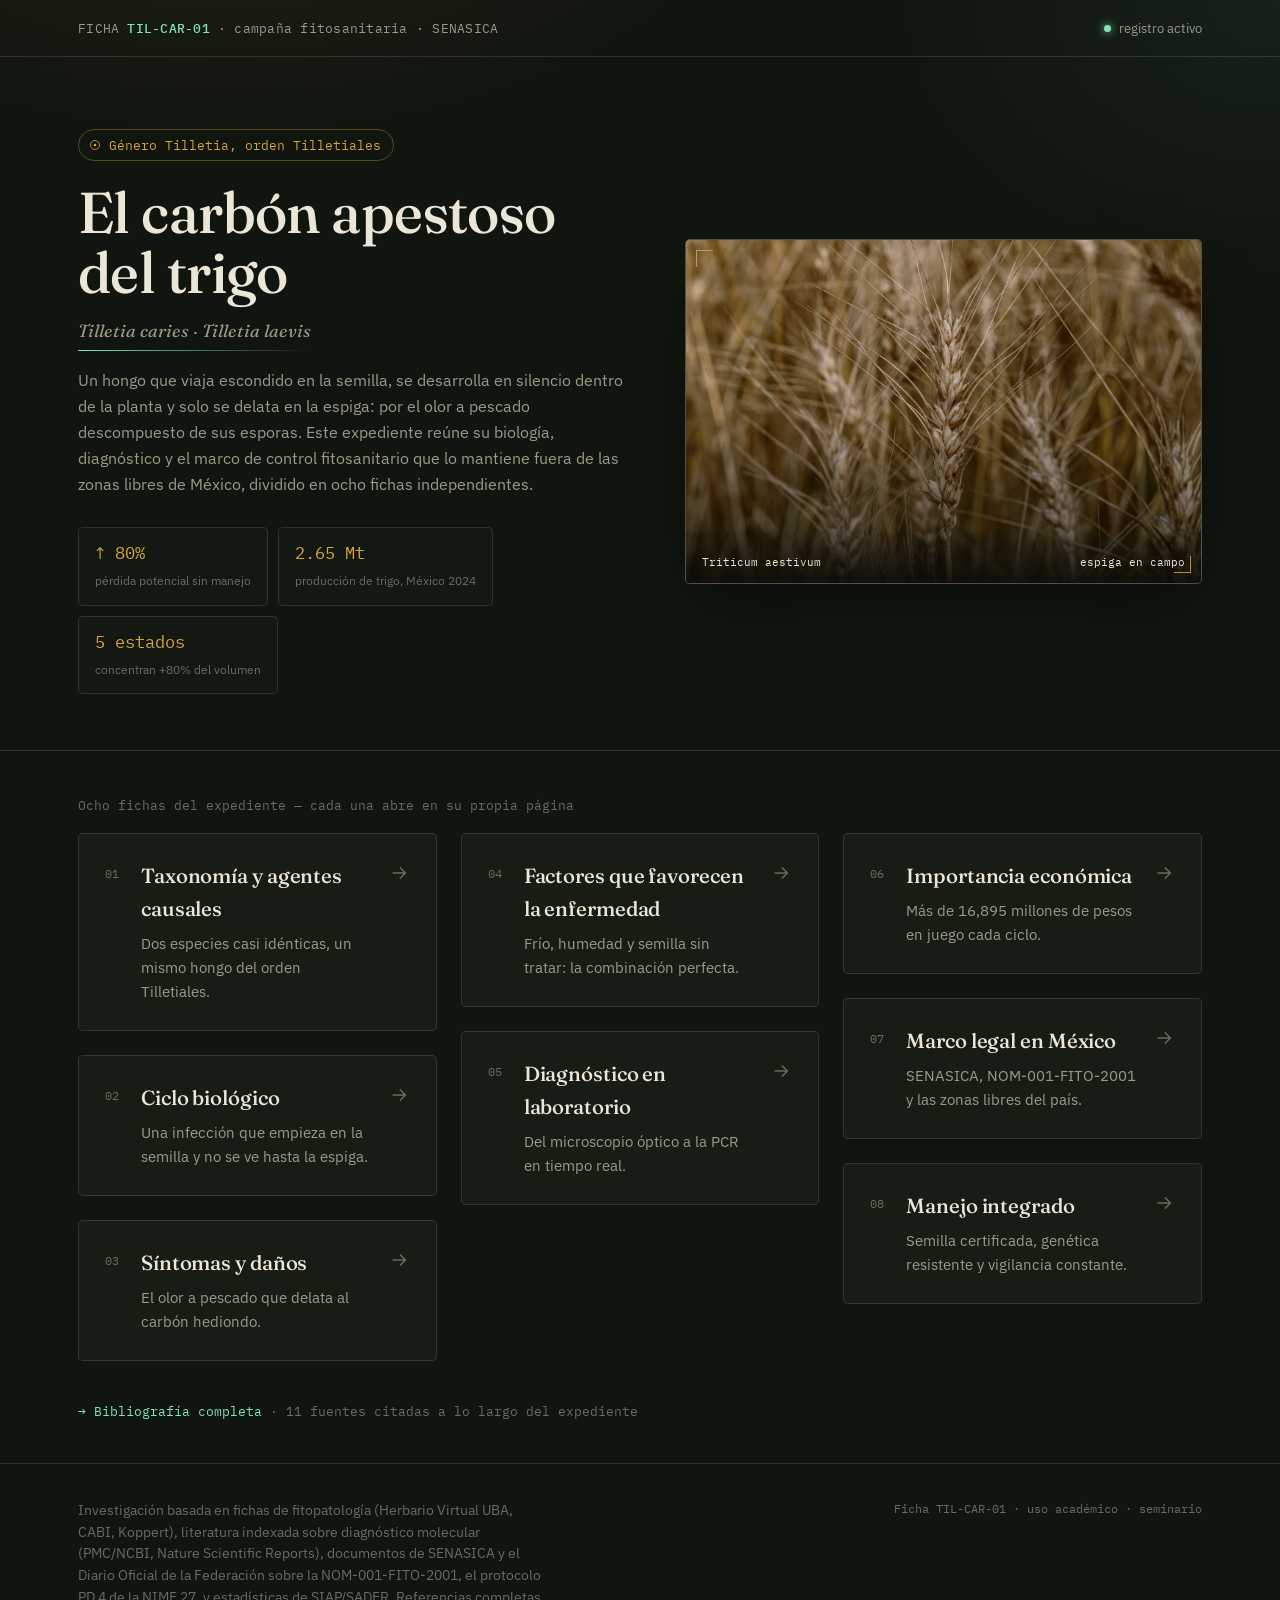
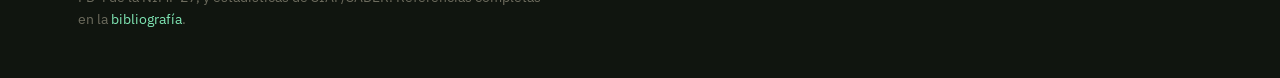
<file: index.html>
<!DOCTYPE html>
<html lang="es">
<head>
<meta charset="UTF-8">
<meta name="viewport" content="width=device-width, initial-scale=1.0">
<title>Carbón apestoso del trigo — Expediente fitosanitario</title>
<link rel="stylesheet" href="style.css">
</head>
<body>

<div class="topbar">
  <div class="wrap">
    <div class="crumb mono">FICHA <b>TIL-CAR-01</b> · campaña fitosanitaria · SENASICA</div>
    <div class="status"><span class="dot"></span> registro activo</div>
  </div>
</div>

<section class="hero">
  <div class="wrap">
    <div>
      <span class="kicker">
        <svg viewBox="0 0 24 24" fill="none" stroke="currentColor" stroke-width="1.6"><circle cx="12" cy="12" r="9"/><circle cx="12" cy="12" r="2.6" fill="currentColor" stroke="none"/></svg>
        Género Tilletia, orden Tilletiales
      </span>
      <h1>El carbón apestoso del trigo</h1>
      <p class="latin"><span class="sci">Tilletia caries</span> · <span class="sci">Tilletia laevis</span></p>
      <p class="lede">Un hongo que viaja escondido en la semilla, se desarrolla en silencio dentro de la planta y solo se delata en la espiga: por el olor a pescado descompuesto de sus esporas. Este expediente reúne su biología, diagnóstico y el marco de control fitosanitario que lo mantiene fuera de las zonas libres de México, dividido en ocho fichas independientes.</p>
      <div class="stats">
        <div class="stat"><span class="n">↑ 80%</span><span class="l">pérdida potencial sin manejo</span></div>
        <div class="stat"><span class="n">2.65 Mt</span><span class="l">producción de trigo, México 2024</span></div>
        <div class="stat"><span class="n">5 estados</span><span class="l">concentran +80% del volumen</span></div>
      </div>
    </div>
    <div class="specimen-plate">
      <img src="img/hero-wheat.jpg" alt="Espiga de trigo en primer plano, campo de cultivo" loading="lazy">
      <div class="tint"></div>
      <div class="plate-label">
        <span>Triticum aestivum</span>
        <span>espiga en campo</span>
      </div>
    </div>
  </div>
</section>

<p class="section-label">Ocho fichas del expediente — cada una abre en su propia página</p>

<div class="bento">

  <a class="card" href="taxonomia.html">
    <div class="row">
      <span class="num">01</span>
      <span class="head">
        <h3>Taxonomía y agentes causales</h3>
        <p class="teaser">Dos especies casi idénticas, un mismo hongo del orden Tilletiales.</p>
      </span>
      <svg class="go" viewBox="0 0 24 24" fill="none" stroke="currentColor" stroke-width="1.6"><path d="M5 12h14M13 6l6 6-6 6"/></svg>
    </div>
  </a>

  <a class="card" href="ciclo-biologico.html">
    <div class="row">
      <span class="num">02</span>
      <span class="head">
        <h3>Ciclo biológico</h3>
        <p class="teaser">Una infección que empieza en la semilla y no se ve hasta la espiga.</p>
      </span>
      <svg class="go" viewBox="0 0 24 24" fill="none" stroke="currentColor" stroke-width="1.6"><path d="M5 12h14M13 6l6 6-6 6"/></svg>
    </div>
  </a>

  <a class="card" href="sintomas-danos.html">
    <div class="row">
      <span class="num">03</span>
      <span class="head">
        <h3>Síntomas y daños</h3>
        <p class="teaser">El olor a pescado que delata al carbón hediondo.</p>
      </span>
      <svg class="go" viewBox="0 0 24 24" fill="none" stroke="currentColor" stroke-width="1.6"><path d="M5 12h14M13 6l6 6-6 6"/></svg>
    </div>
  </a>

  <a class="card" href="factores.html">
    <div class="row">
      <span class="num">04</span>
      <span class="head">
        <h3>Factores que favorecen la enfermedad</h3>
        <p class="teaser">Frío, humedad y semilla sin tratar: la combinación perfecta.</p>
      </span>
      <svg class="go" viewBox="0 0 24 24" fill="none" stroke="currentColor" stroke-width="1.6"><path d="M5 12h14M13 6l6 6-6 6"/></svg>
    </div>
  </a>

  <a class="card" href="diagnostico.html">
    <div class="row">
      <span class="num">05</span>
      <span class="head">
        <h3>Diagnóstico en laboratorio</h3>
        <p class="teaser">Del microscopio óptico a la PCR en tiempo real.</p>
      </span>
      <svg class="go" viewBox="0 0 24 24" fill="none" stroke="currentColor" stroke-width="1.6"><path d="M5 12h14M13 6l6 6-6 6"/></svg>
    </div>
  </a>

  <a class="card" href="importancia-economica.html">
    <div class="row">
      <span class="num">06</span>
      <span class="head">
        <h3>Importancia económica</h3>
        <p class="teaser">Más de 16,895 millones de pesos en juego cada ciclo.</p>
      </span>
      <svg class="go" viewBox="0 0 24 24" fill="none" stroke="currentColor" stroke-width="1.6"><path d="M5 12h14M13 6l6 6-6 6"/></svg>
    </div>
  </a>

  <a class="card" href="marco-legal.html">
    <div class="row">
      <span class="num">07</span>
      <span class="head">
        <h3>Marco legal en México</h3>
        <p class="teaser">SENASICA, NOM-001-FITO-2001 y las zonas libres del país.</p>
      </span>
      <svg class="go" viewBox="0 0 24 24" fill="none" stroke="currentColor" stroke-width="1.6"><path d="M5 12h14M13 6l6 6-6 6"/></svg>
    </div>
  </a>

  <a class="card" href="manejo-integrado.html">
    <div class="row">
      <span class="num">08</span>
      <span class="head">
        <h3>Manejo integrado</h3>
        <p class="teaser">Semilla certificada, genética resistente y vigilancia constante.</p>
      </span>
      <svg class="go" viewBox="0 0 24 24" fill="none" stroke="currentColor" stroke-width="1.6"><path d="M5 12h14M13 6l6 6-6 6"/></svg>
    </div>
  </a>

</div>

<p class="section-label" style="padding-top:0"><a href="bibliografia.html">→ Bibliografía completa</a> · 11 fuentes citadas a lo largo del expediente</p>

<footer>
  <div class="wrap">
    <p>Investigación basada en fichas de fitopatología (Herbario Virtual UBA, CABI, Koppert), literatura indexada sobre diagnóstico molecular (PMC/NCBI, Nature Scientific Reports), documentos de SENASICA y el Diario Oficial de la Federación sobre la NOM-001-FITO-2001, el protocolo PD 4 de la NIMF 27, y estadísticas de SIAP/SADER. Referencias completas en la <a href="bibliografia.html">bibliografía</a>.</p>
    <p class="mono">Ficha TIL-CAR-01 · uso académico · seminario</p>
  </div>
</footer>

</body>
</html>
</file>
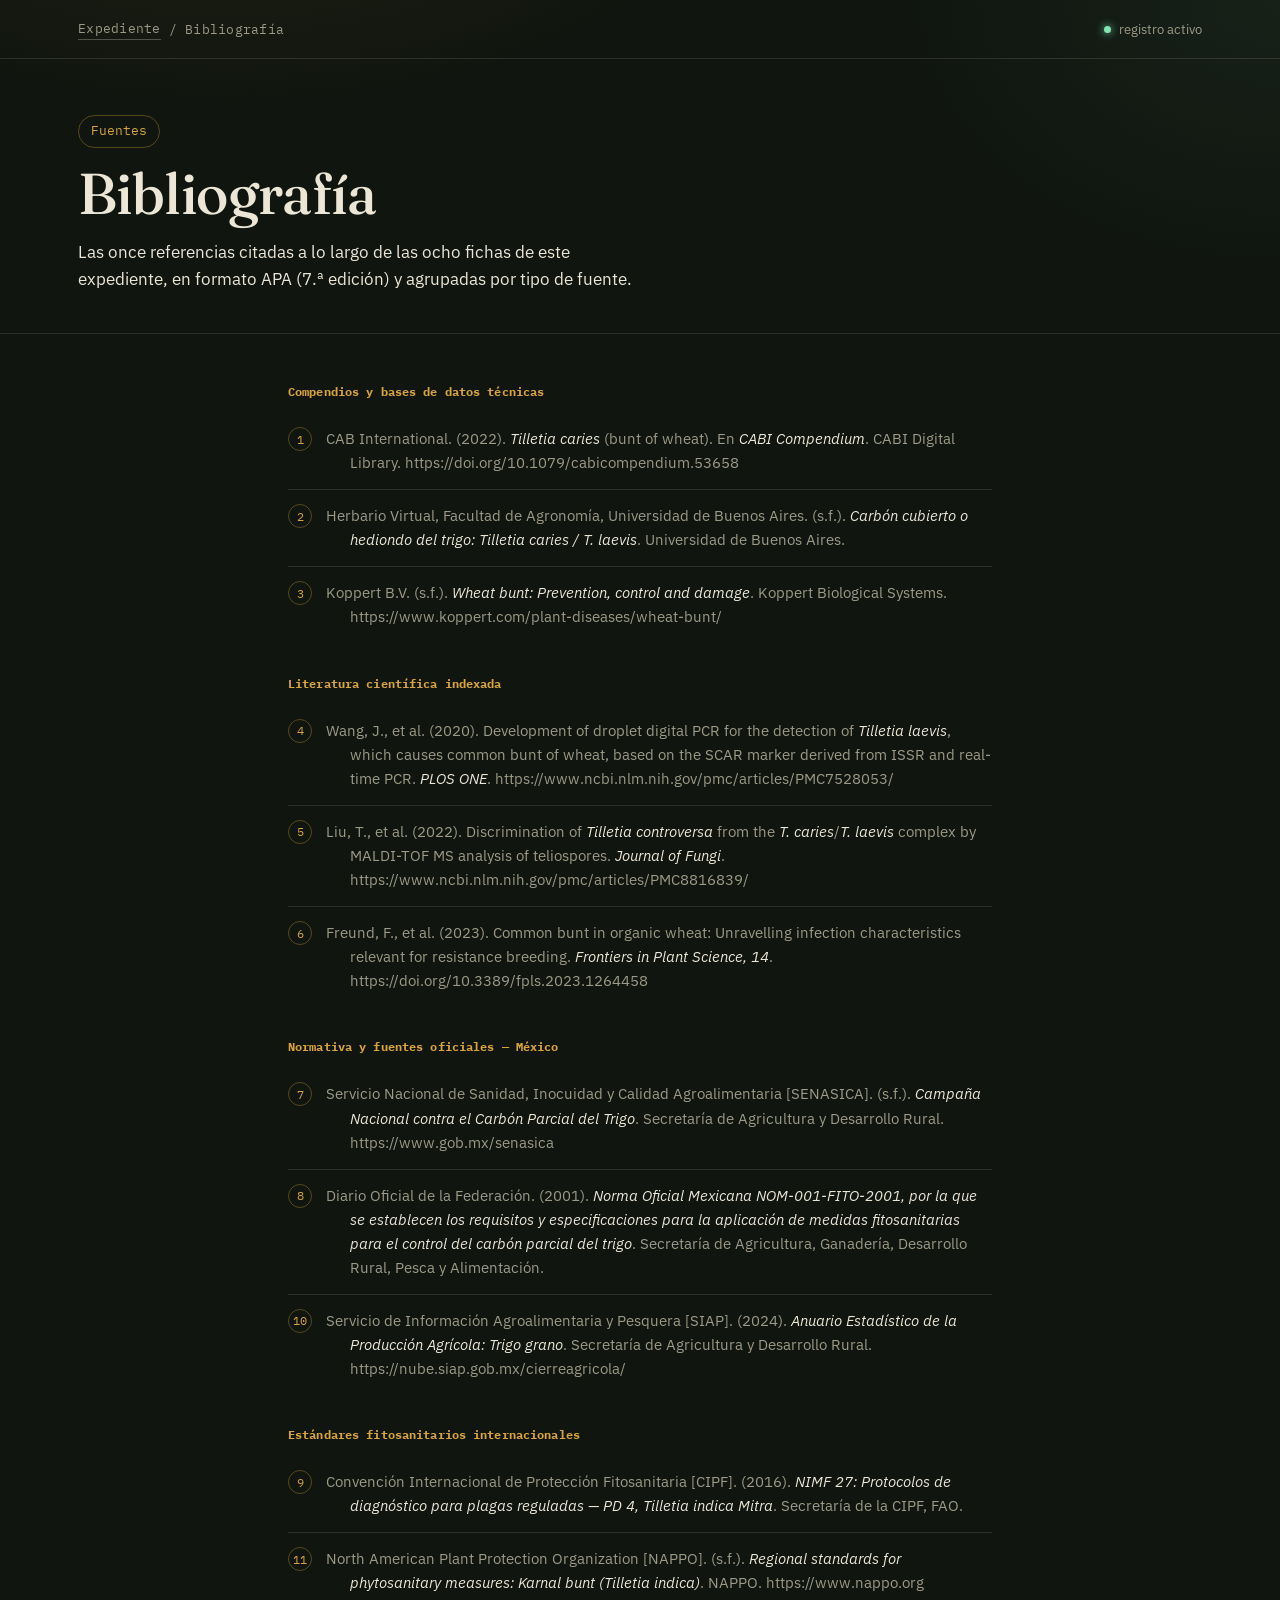
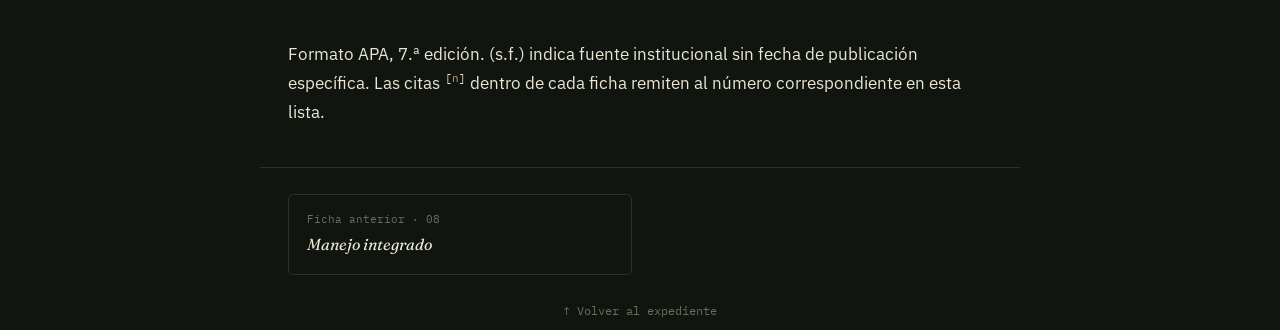
<file: bibliografia.html>
<!DOCTYPE html>
<html lang="es">
<head>
<meta charset="UTF-8">
<meta name="viewport" content="width=device-width, initial-scale=1.0">
<title>Bibliografía — Carbón apestoso del trigo</title>
<link rel="stylesheet" href="style.css">
</head>
<body>

<div class="topbar">
  <div class="wrap">
    <div class="crumb mono"><a href="index.html">Expediente</a> / Bibliografía</div>
    <div class="status"><span class="dot"></span> registro activo</div>
  </div>
</div>

<section class="page-hero">
  <div class="wrap">
    <span class="num-tag">Fuentes</span>
    <h1>Bibliografía</h1>
    <p class="lede">Las once referencias citadas a lo largo de las ocho fichas de este expediente, en formato APA (7.ª edición) y agrupadas por tipo de fuente.</p>
  </div>
</section>

<article class="article">

  <h4>Compendios y bases de datos técnicas</h4>
  <ol class="biblio">
    <li id="ref1"><span class="bn">1</span> <span class="ref-txt">CAB International. (2022). <em>Tilletia caries</em> (bunt of wheat). En <em>CABI Compendium</em>. CABI Digital Library. https://doi.org/10.1079/cabicompendium.53658</span></li>
    <li id="ref2"><span class="bn">2</span> <span class="ref-txt">Herbario Virtual, Facultad de Agronomía, Universidad de Buenos Aires. (s.f.). <em>Carbón cubierto o hediondo del trigo: Tilletia caries / T. laevis</em>. Universidad de Buenos Aires.</span></li>
    <li id="ref3"><span class="bn">3</span> <span class="ref-txt">Koppert B.V. (s.f.). <em>Wheat bunt: Prevention, control and damage</em>. Koppert Biological Systems. https://www.koppert.com/plant-diseases/wheat-bunt/</span></li>
  </ol>

  <h4>Literatura científica indexada</h4>
  <ol class="biblio" start="4">
    <li id="ref4"><span class="bn">4</span> <span class="ref-txt">Wang, J., et al. (2020). Development of droplet digital PCR for the detection of <em>Tilletia laevis</em>, which causes common bunt of wheat, based on the SCAR marker derived from ISSR and real-time PCR. <em>PLOS ONE</em>. https://www.ncbi.nlm.nih.gov/pmc/articles/PMC7528053/</span></li>
    <li id="ref5"><span class="bn">5</span> <span class="ref-txt">Liu, T., et al. (2022). Discrimination of <em>Tilletia controversa</em> from the <em>T. caries</em>/<em>T. laevis</em> complex by MALDI-TOF MS analysis of teliospores. <em>Journal of Fungi</em>. https://www.ncbi.nlm.nih.gov/pmc/articles/PMC8816839/</span></li>
    <li id="ref6"><span class="bn">6</span> <span class="ref-txt">Freund, F., et al. (2023). Common bunt in organic wheat: Unravelling infection characteristics relevant for resistance breeding. <em>Frontiers in Plant Science, 14</em>. https://doi.org/10.3389/fpls.2023.1264458</span></li>
  </ol>

  <h4>Normativa y fuentes oficiales — México</h4>
  <ol class="biblio" start="7">
    <li id="ref7"><span class="bn">7</span> <span class="ref-txt">Servicio Nacional de Sanidad, Inocuidad y Calidad Agroalimentaria [SENASICA]. (s.f.). <em>Campaña Nacional contra el Carbón Parcial del Trigo</em>. Secretaría de Agricultura y Desarrollo Rural. https://www.gob.mx/senasica</span></li>
    <li id="ref8"><span class="bn">8</span> <span class="ref-txt">Diario Oficial de la Federación. (2001). <em>Norma Oficial Mexicana NOM-001-FITO-2001, por la que se establecen los requisitos y especificaciones para la aplicación de medidas fitosanitarias para el control del carbón parcial del trigo</em>. Secretaría de Agricultura, Ganadería, Desarrollo Rural, Pesca y Alimentación.</span></li>
    <li id="ref10"><span class="bn">10</span> <span class="ref-txt">Servicio de Información Agroalimentaria y Pesquera [SIAP]. (2024). <em>Anuario Estadístico de la Producción Agrícola: Trigo grano</em>. Secretaría de Agricultura y Desarrollo Rural. https://nube.siap.gob.mx/cierreagricola/</span></li>
  </ol>

  <h4>Estándares fitosanitarios internacionales</h4>
  <ol class="biblio" start="9">
    <li id="ref9"><span class="bn">9</span> <span class="ref-txt">Convención Internacional de Protección Fitosanitaria [CIPF]. (2016). <em>NIMF 27: Protocolos de diagnóstico para plagas reguladas — PD 4, Tilletia indica Mitra</em>. Secretaría de la CIPF, FAO.</span></li>
    <li id="ref11"><span class="bn">11</span> <span class="ref-txt">North American Plant Protection Organization [NAPPO]. (s.f.). <em>Regional standards for phytosanitary measures: Karnal bunt (Tilletia indica)</em>. NAPPO. https://www.nappo.org</span></li>
  </ol>

  <p class="biblio-note">Formato APA, 7.ª edición. (s.f.) indica fuente institucional sin fecha de publicación específica. Las citas <span class="cite">[<a href="#ref1">n</a>]</span> dentro de cada ficha remiten al número correspondiente en esta lista.</p>

</article>

<nav class="pager">
  <a href="manejo-integrado.html">
    <span class="dir">Ficha anterior · 08</span>
    <span class="ttl">Manejo integrado</span>
  </a>
  <div class="index-link"><a href="index.html">↑ Volver al expediente</a></div>
</nav>

</body>
</html>
</file>
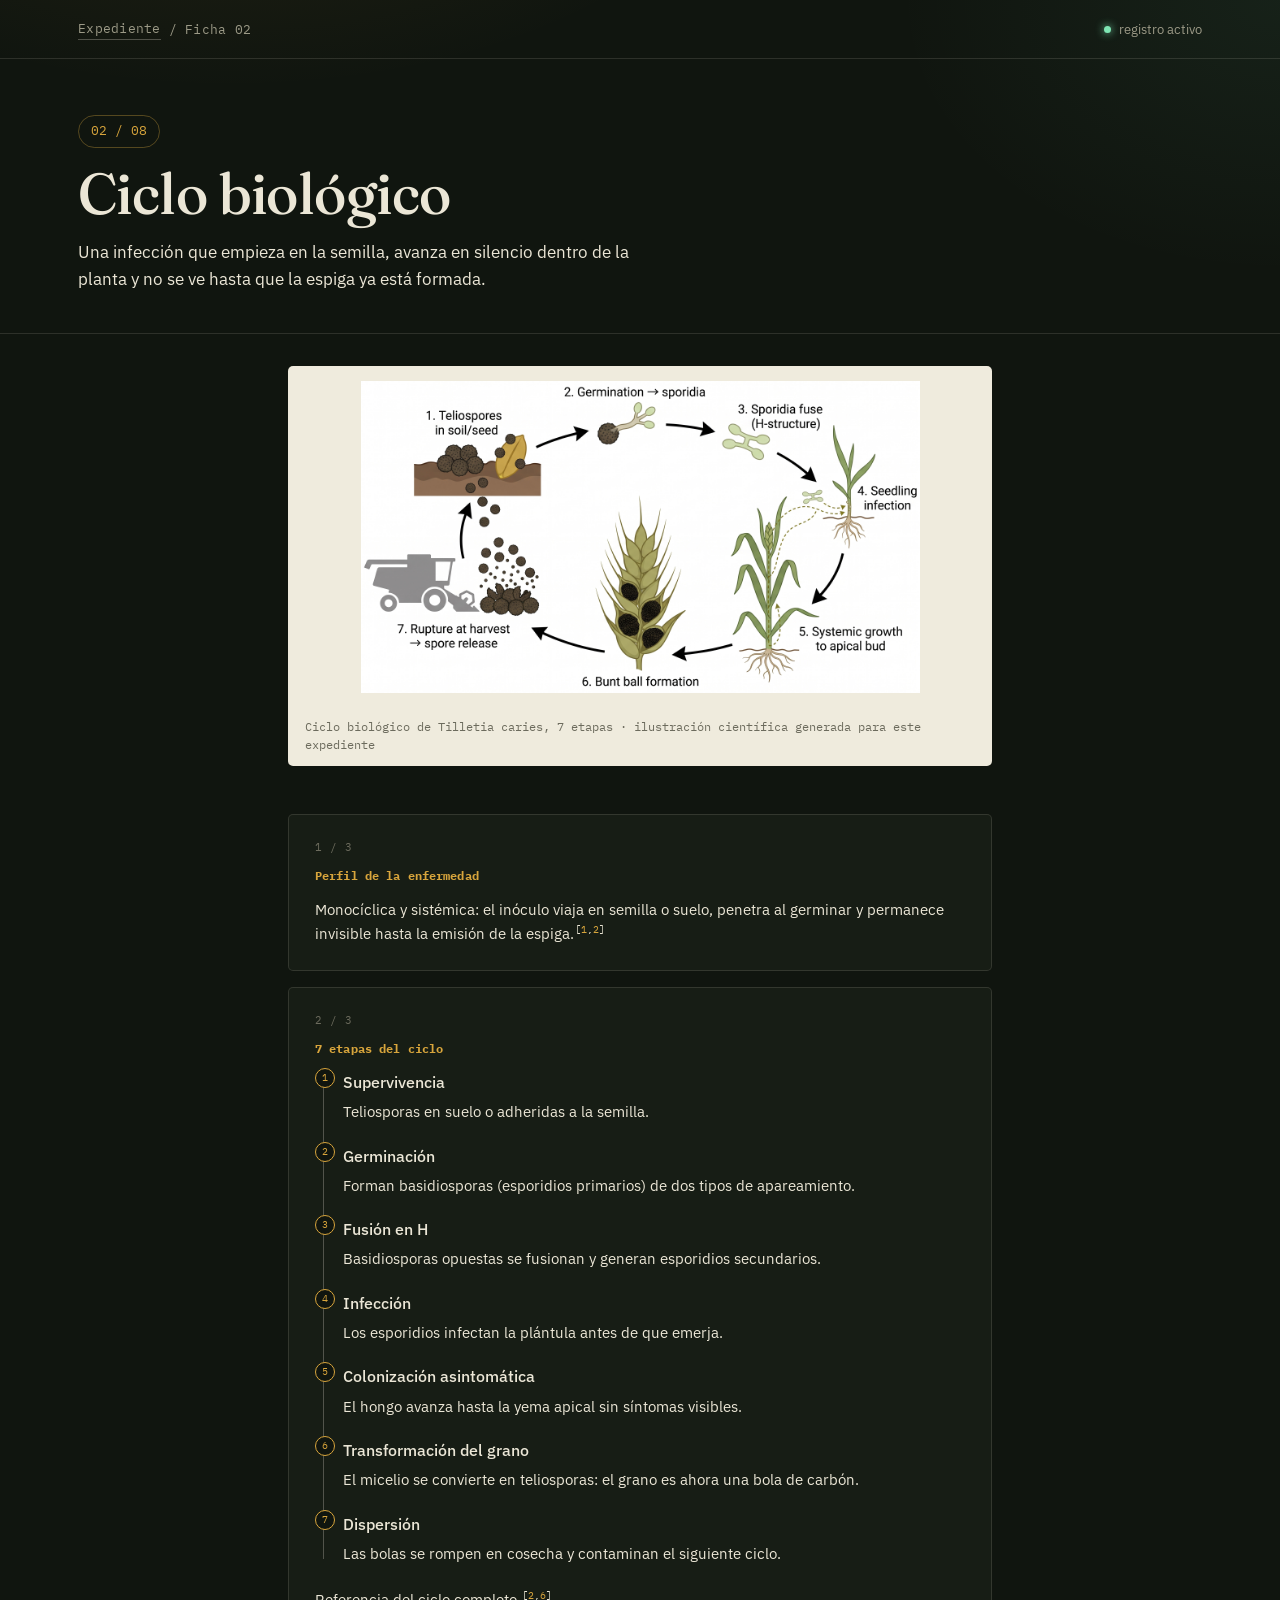
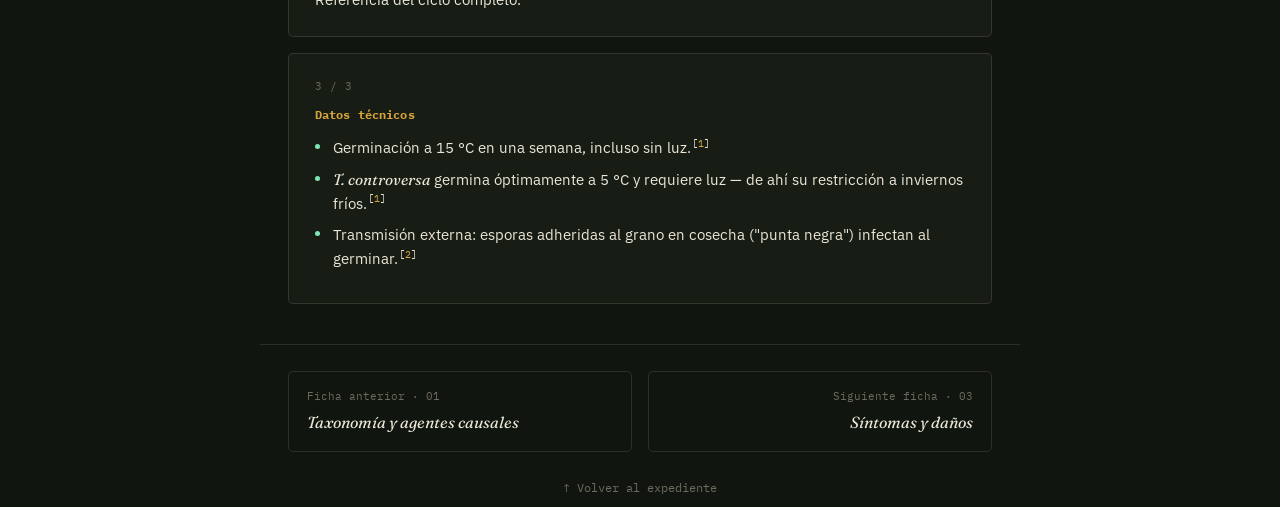
<file: ciclo-biologico.html>
<!DOCTYPE html>
<html lang="es">
<head>
<meta charset="UTF-8">
<meta name="viewport" content="width=device-width, initial-scale=1.0">
<title>02 · Ciclo biológico — Carbón apestoso del trigo</title>
<link rel="stylesheet" href="style.css">
</head>
<body>

<div class="topbar">
  <div class="wrap">
    <div class="crumb mono"><a href="index.html">Expediente</a> / Ficha 02</div>
    <div class="status"><span class="dot"></span> registro activo</div>
  </div>
</div>

<section class="page-hero">
  <div class="wrap">
    <span class="num-tag">02 / 08</span>
    <h1>Ciclo biológico</h1>
    <p class="lede">Una infección que empieza en la semilla, avanza en silencio dentro de la planta y no se ve hasta que la espiga ya está formada.</p>
  </div>
</section>

<div class="topic-photo">
  <figure>
    <img src="img/ciclo-biologico.jpg" alt="Diagrama circular del ciclo biológico de Tilletia caries, con las siete etapas desde la teliospora hasta la dispersión en cosecha" loading="lazy">
    <figcaption>Ciclo biológico de Tilletia caries, 7 etapas · ilustración científica generada para este expediente</figcaption>
  </figure>
</div>

<article class="article">
  <div class="deck">

    <div class="slide">
      <span class="slide-idx">1 / 3</span>
      <h4>Perfil de la enfermedad</h4>
      <p>Monocíclica y sistémica: el inóculo viaja en semilla o suelo, penetra al germinar y permanece invisible hasta la emisión de la espiga.<span class="cite">[<a href="bibliografia.html#ref1">1</a>,<a href="bibliografia.html#ref2">2</a>]</span></p>
    </div>

    <div class="slide">
      <span class="slide-idx">2 / 3</span>
      <h4>7 etapas del ciclo</h4>
      <div class="cycle">
        <div class="cy-step" data-n="1"><p class="t">Supervivencia</p><p class="d">Teliosporas en suelo o adheridas a la semilla.</p></div>
        <div class="cy-step" data-n="2"><p class="t">Germinación</p><p class="d">Forman basidiosporas (esporidios primarios) de dos tipos de apareamiento.</p></div>
        <div class="cy-step" data-n="3"><p class="t">Fusión en H</p><p class="d">Basidiosporas opuestas se fusionan y generan esporidios secundarios.</p></div>
        <div class="cy-step" data-n="4"><p class="t">Infección</p><p class="d">Los esporidios infectan la plántula antes de que emerja.</p></div>
        <div class="cy-step" data-n="5"><p class="t">Colonización asintomática</p><p class="d">El hongo avanza hasta la yema apical sin síntomas visibles.</p></div>
        <div class="cy-step" data-n="6"><p class="t">Transformación del grano</p><p class="d">El micelio se convierte en teliosporas: el grano es ahora una bola de carbón.</p></div>
        <div class="cy-step" data-n="7"><p class="t">Dispersión</p><p class="d">Las bolas se rompen en cosecha y contaminan el siguiente ciclo.</p></div>
      </div>
      <p style="margin-top:4px">Referencia del ciclo completo.<span class="cite">[<a href="bibliografia.html#ref2">2</a>,<a href="bibliografia.html#ref6">6</a>]</span></p>
    </div>

    <div class="slide">
      <span class="slide-idx">3 / 3</span>
      <h4>Datos técnicos</h4>
      <ul>
        <li>Germinación a 15 °C en una semana, incluso sin luz.<span class="cite">[<a href="bibliografia.html#ref1">1</a>]</span></li>
        <li><span class="sci">T. controversa</span> germina óptimamente a 5 °C y requiere luz — de ahí su restricción a inviernos fríos.<span class="cite">[<a href="bibliografia.html#ref1">1</a>]</span></li>
        <li>Transmisión externa: esporas adheridas al grano en cosecha ("punta negra") infectan al germinar.<span class="cite">[<a href="bibliografia.html#ref2">2</a>]</span></li>
      </ul>
    </div>

  </div>
</article>

<nav class="pager">
  <a href="taxonomia.html">
    <span class="dir">Ficha anterior · 01</span>
    <span class="ttl">Taxonomía y agentes causales</span>
  </a>
  <a class="next" href="sintomas-danos.html">
    <span class="dir">Siguiente ficha · 03</span>
    <span class="ttl">Síntomas y daños</span>
  </a>
  <div class="index-link"><a href="index.html">↑ Volver al expediente</a></div>
</nav>

</body>
</html>
</file>
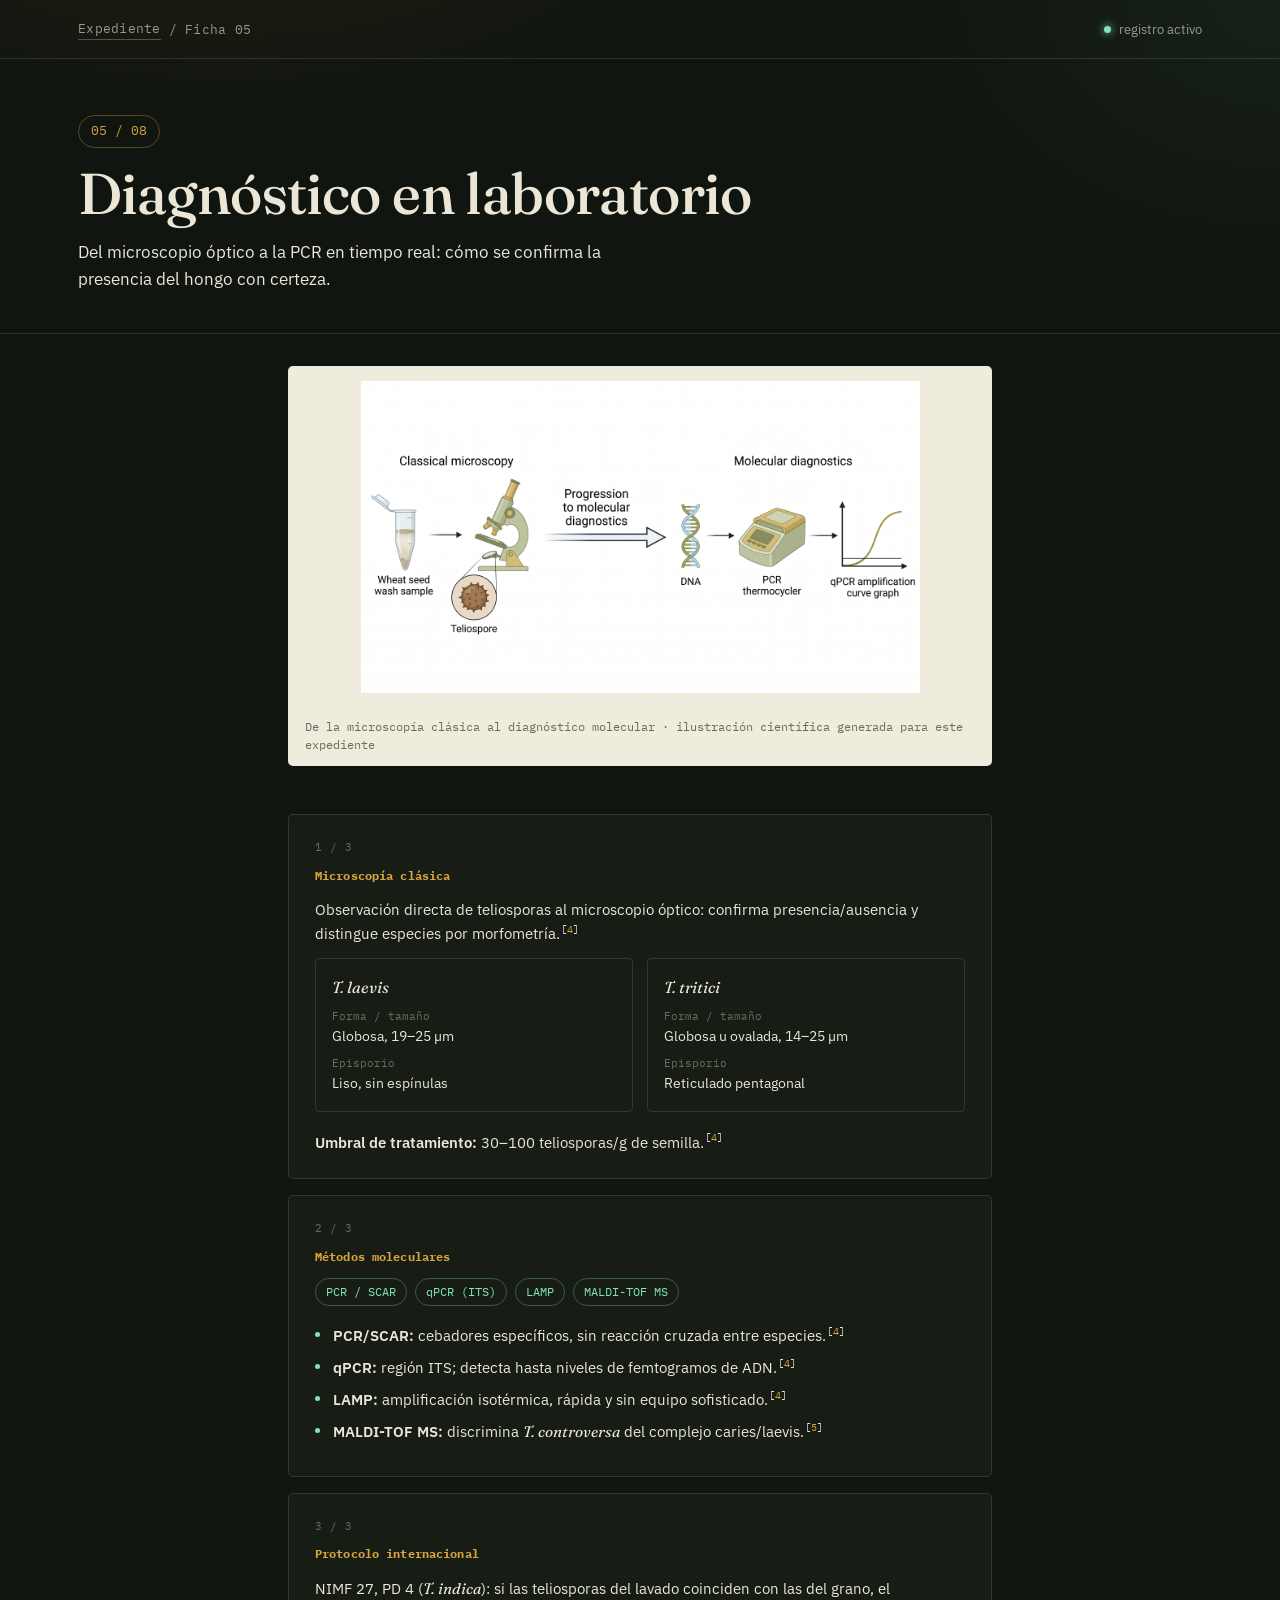
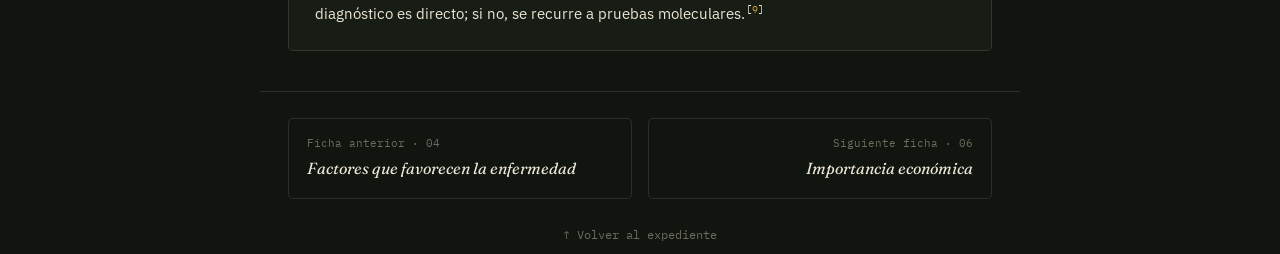
<file: diagnostico.html>
<!DOCTYPE html>
<html lang="es">
<head>
<meta charset="UTF-8">
<meta name="viewport" content="width=device-width, initial-scale=1.0">
<title>05 · Diagnóstico en laboratorio — Carbón apestoso del trigo</title>
<link rel="stylesheet" href="style.css">
</head>
<body>

<div class="topbar">
  <div class="wrap">
    <div class="crumb mono"><a href="index.html">Expediente</a> / Ficha 05</div>
    <div class="status"><span class="dot"></span> registro activo</div>
  </div>
</div>

<section class="page-hero">
  <div class="wrap">
    <span class="num-tag">05 / 08</span>
    <h1>Diagnóstico en laboratorio</h1>
    <p class="lede">Del microscopio óptico a la PCR en tiempo real: cómo se confirma la presencia del hongo con certeza.</p>
  </div>
</section>

<div class="topic-photo">
  <figure>
    <img src="img/diagnostico.jpg" alt="Diagrama del flujo de diagnóstico: de la microscopía clásica de teliosporas a las técnicas moleculares como PCR y qPCR" loading="lazy">
    <figcaption>De la microscopía clásica al diagnóstico molecular · ilustración científica generada para este expediente</figcaption>
  </figure>
</div>

<article class="article">
  <div class="deck">

    <div class="slide">
      <span class="slide-idx">1 / 3</span>
      <h4>Microscopía clásica</h4>
      <p>Observación directa de teliosporas al microscopio óptico: confirma presencia/ausencia y distingue especies por morfometría.<span class="cite">[<a href="bibliografia.html#ref4">4</a>]</span></p>
      <div class="spec-grid">
        <div class="spec">
          <p class="sp-name">T. laevis</p>
          <dl><dt>Forma / tamaño</dt><dd>Globosa, 19–25 µm</dd><dt>Episporio</dt><dd>Liso, sin espínulas</dd></dl>
        </div>
        <div class="spec">
          <p class="sp-name">T. tritici</p>
          <dl><dt>Forma / tamaño</dt><dd>Globosa u ovalada, 14–25 µm</dd><dt>Episporio</dt><dd>Reticulado pentagonal</dd></dl>
        </div>
      </div>
      <p><strong>Umbral de tratamiento:</strong> 30–100 teliosporas/g de semilla.<span class="cite">[<a href="bibliografia.html#ref4">4</a>]</span></p>
    </div>

    <div class="slide">
      <span class="slide-idx">2 / 3</span>
      <h4>Métodos moleculares</h4>
      <div class="tags">
        <span class="tag">PCR / SCAR</span>
        <span class="tag">qPCR (ITS)</span>
        <span class="tag">LAMP</span>
        <span class="tag">MALDI-TOF MS</span>
      </div>
      <ul>
        <li><strong>PCR/SCAR:</strong> cebadores específicos, sin reacción cruzada entre especies.<span class="cite">[<a href="bibliografia.html#ref4">4</a>]</span></li>
        <li><strong>qPCR:</strong> región ITS; detecta hasta niveles de femtogramos de ADN.<span class="cite">[<a href="bibliografia.html#ref4">4</a>]</span></li>
        <li><strong>LAMP:</strong> amplificación isotérmica, rápida y sin equipo sofisticado.<span class="cite">[<a href="bibliografia.html#ref4">4</a>]</span></li>
        <li><strong>MALDI-TOF MS:</strong> discrimina <span class="sci">T. controversa</span> del complejo caries/laevis.<span class="cite">[<a href="bibliografia.html#ref5">5</a>]</span></li>
      </ul>
    </div>

    <div class="slide">
      <span class="slide-idx">3 / 3</span>
      <h4>Protocolo internacional</h4>
      <p>NIMF 27, PD 4 (<span class="sci">T. indica</span>): si las teliosporas del lavado coinciden con las del grano, el diagnóstico es directo; si no, se recurre a pruebas moleculares.<span class="cite">[<a href="bibliografia.html#ref9">9</a>]</span></p>
    </div>

  </div>
</article>

<nav class="pager">
  <a href="factores.html">
    <span class="dir">Ficha anterior · 04</span>
    <span class="ttl">Factores que favorecen la enfermedad</span>
  </a>
  <a class="next" href="importancia-economica.html">
    <span class="dir">Siguiente ficha · 06</span>
    <span class="ttl">Importancia económica</span>
  </a>
  <div class="index-link"><a href="index.html">↑ Volver al expediente</a></div>
</nav>

</body>
</html>
</file>
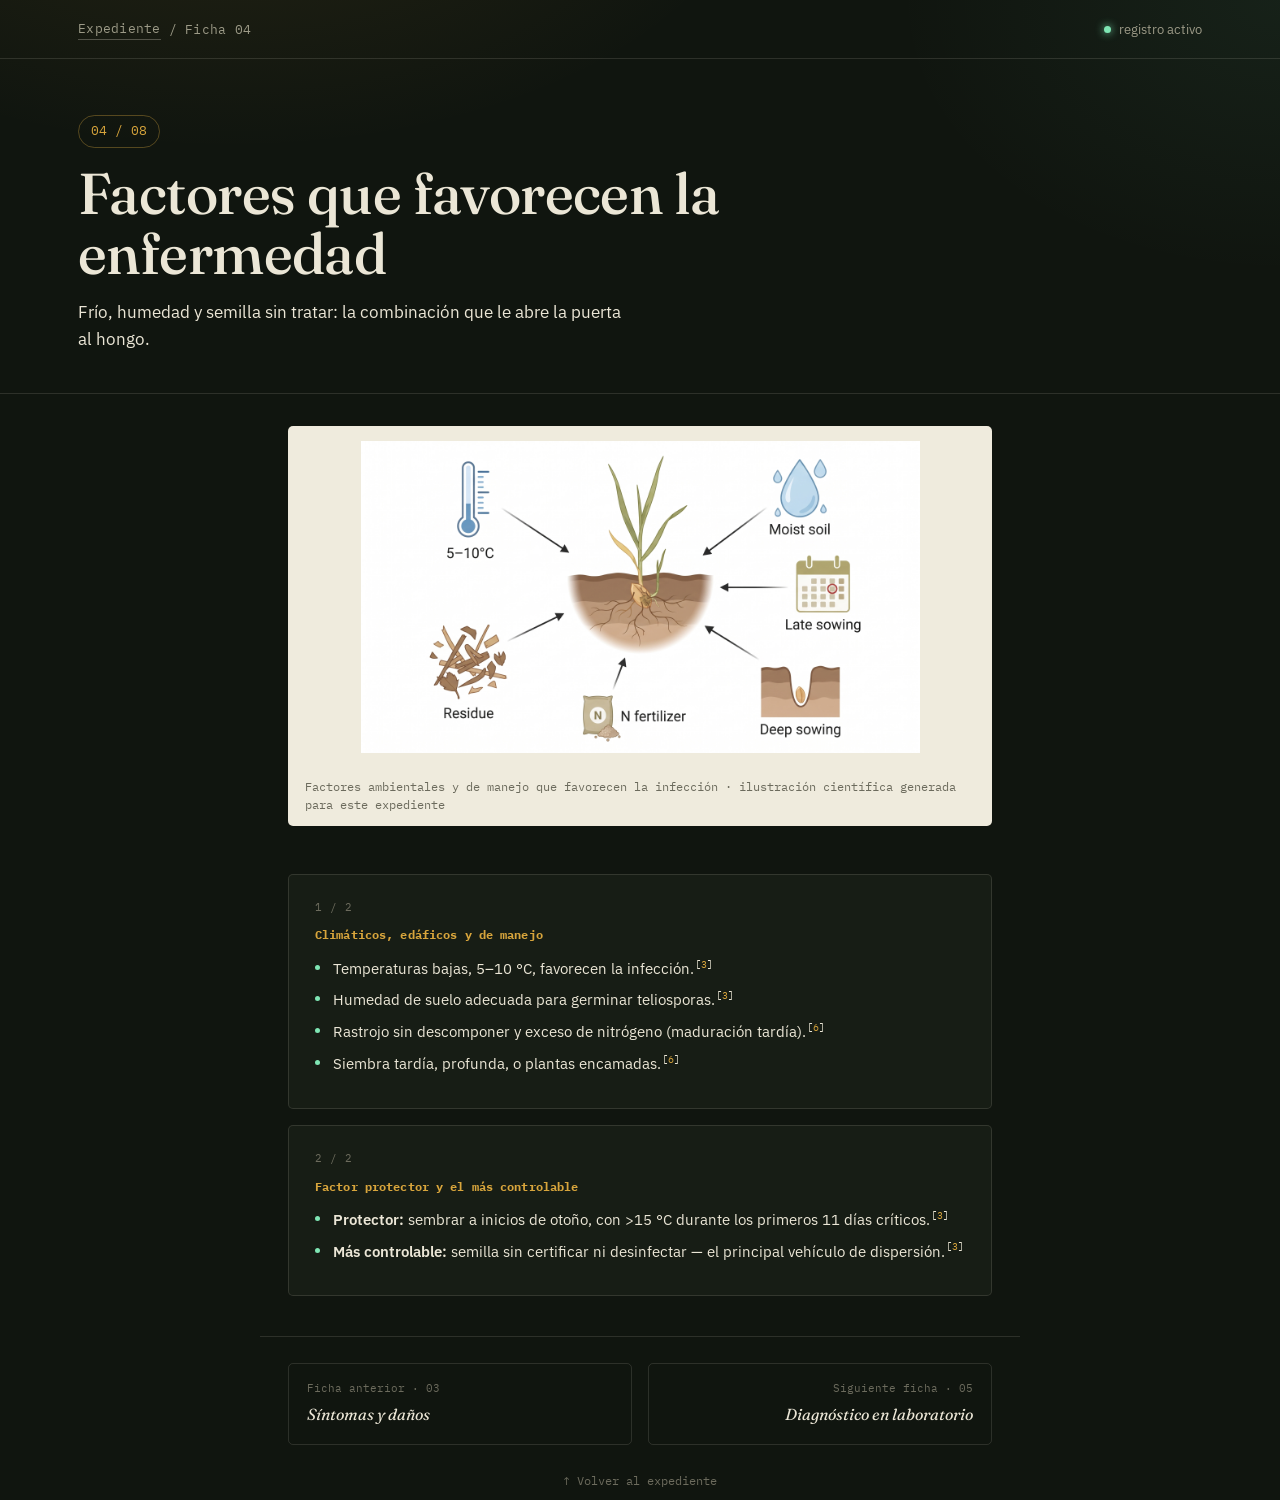
<file: factores.html>
<!DOCTYPE html>
<html lang="es">
<head>
<meta charset="UTF-8">
<meta name="viewport" content="width=device-width, initial-scale=1.0">
<title>04 · Factores que favorecen la enfermedad — Carbón apestoso del trigo</title>
<link rel="stylesheet" href="style.css">
</head>
<body>

<div class="topbar">
  <div class="wrap">
    <div class="crumb mono"><a href="index.html">Expediente</a> / Ficha 04</div>
    <div class="status"><span class="dot"></span> registro activo</div>
  </div>
</div>

<section class="page-hero">
  <div class="wrap">
    <span class="num-tag">04 / 08</span>
    <h1>Factores que favorecen la enfermedad</h1>
    <p class="lede">Frío, humedad y semilla sin tratar: la combinación que le abre la puerta al hongo.</p>
  </div>
</section>

<div class="topic-photo">
  <figure>
    <img src="img/factores.jpg" alt="Diagrama de factores climáticos y agronómicos que favorecen la infección: frío, humedad, rastrojo, nitrógeno, siembra profunda y tardía" loading="lazy">
    <figcaption>Factores ambientales y de manejo que favorecen la infección · ilustración científica generada para este expediente</figcaption>
  </figure>
</div>

<article class="article">
  <div class="deck">

    <div class="slide">
      <span class="slide-idx">1 / 2</span>
      <h4>Climáticos, edáficos y de manejo</h4>
      <ul>
        <li>Temperaturas bajas, 5–10 °C, favorecen la infección.<span class="cite">[<a href="bibliografia.html#ref3">3</a>]</span></li>
        <li>Humedad de suelo adecuada para germinar teliosporas.<span class="cite">[<a href="bibliografia.html#ref3">3</a>]</span></li>
        <li>Rastrojo sin descomponer y exceso de nitrógeno (maduración tardía).<span class="cite">[<a href="bibliografia.html#ref6">6</a>]</span></li>
        <li>Siembra tardía, profunda, o plantas encamadas.<span class="cite">[<a href="bibliografia.html#ref6">6</a>]</span></li>
      </ul>
    </div>

    <div class="slide">
      <span class="slide-idx">2 / 2</span>
      <h4>Factor protector y el más controlable</h4>
      <ul>
        <li><strong>Protector:</strong> sembrar a inicios de otoño, con &gt;15 °C durante los primeros 11 días críticos.<span class="cite">[<a href="bibliografia.html#ref3">3</a>]</span></li>
        <li><strong>Más controlable:</strong> semilla sin certificar ni desinfectar — el principal vehículo de dispersión.<span class="cite">[<a href="bibliografia.html#ref3">3</a>]</span></li>
      </ul>
    </div>

  </div>
</article>

<nav class="pager">
  <a href="sintomas-danos.html">
    <span class="dir">Ficha anterior · 03</span>
    <span class="ttl">Síntomas y daños</span>
  </a>
  <a class="next" href="diagnostico.html">
    <span class="dir">Siguiente ficha · 05</span>
    <span class="ttl">Diagnóstico en laboratorio</span>
  </a>
  <div class="index-link"><a href="index.html">↑ Volver al expediente</a></div>
</nav>

</body>
</html>
</file>
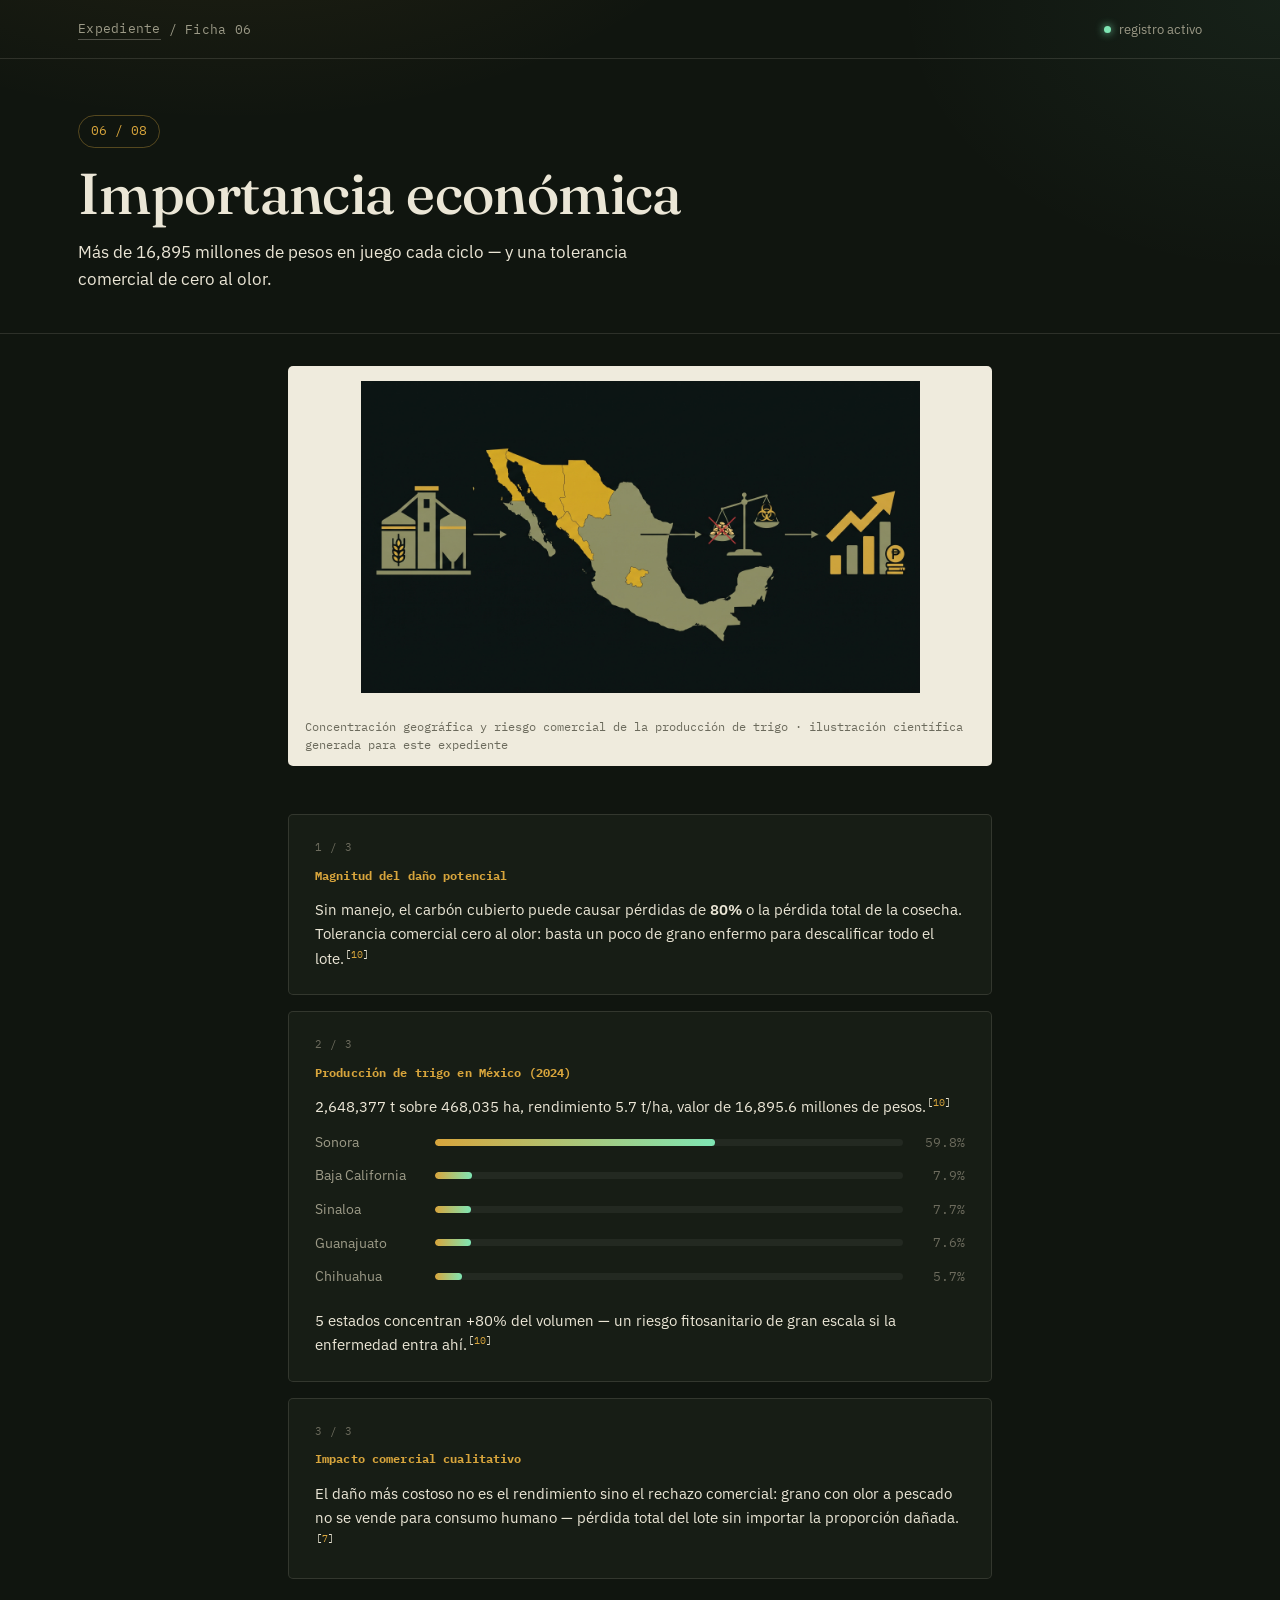
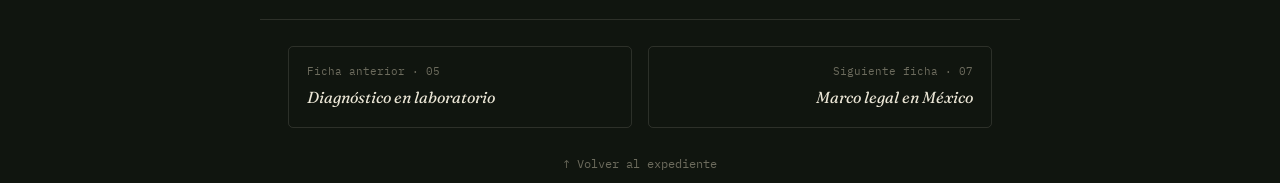
<file: importancia-economica.html>
<!DOCTYPE html>
<html lang="es">
<head>
<meta charset="UTF-8">
<meta name="viewport" content="width=device-width, initial-scale=1.0">
<title>06 · Importancia económica — Carbón apestoso del trigo</title>
<link rel="stylesheet" href="style.css">
</head>
<body>

<div class="topbar">
  <div class="wrap">
    <div class="crumb mono"><a href="index.html">Expediente</a> / Ficha 06</div>
    <div class="status"><span class="dot"></span> registro activo</div>
  </div>
</div>

<section class="page-hero">
  <div class="wrap">
    <span class="num-tag">06 / 08</span>
    <h1>Importancia económica</h1>
    <p class="lede">Más de 16,895 millones de pesos en juego cada ciclo — y una tolerancia comercial de cero al olor.</p>
  </div>
</section>

<div class="topic-photo">
  <figure>
    <img src="img/importancia-economica.jpg" alt="Diagrama del impacto económico: silo de grano, mapa de los estados productores de trigo en México y balanza de rechazo comercial" loading="lazy">
    <figcaption>Concentración geográfica y riesgo comercial de la producción de trigo · ilustración científica generada para este expediente</figcaption>
  </figure>
</div>

<article class="article">
  <div class="deck">

    <div class="slide">
      <span class="slide-idx">1 / 3</span>
      <h4>Magnitud del daño potencial</h4>
      <p>Sin manejo, el carbón cubierto puede causar pérdidas de <strong>80%</strong> o la pérdida total de la cosecha. Tolerancia comercial cero al olor: basta un poco de grano enfermo para descalificar todo el lote.<span class="cite">[<a href="bibliografia.html#ref10">10</a>]</span></p>
    </div>

    <div class="slide">
      <span class="slide-idx">2 / 3</span>
      <h4>Producción de trigo en México (2024)</h4>
      <p>2,648,377 t sobre 468,035 ha, rendimiento 5.7 t/ha, valor de 16,895.6 millones de pesos.<span class="cite">[<a href="bibliografia.html#ref10">10</a>]</span></p>
      <div class="bars">
        <div class="bar-row"><span class="lbl">Sonora</span><div class="bar-track"><div class="bar-fill" style="width:59.8%"></div></div><span class="pct">59.8%</span></div>
        <div class="bar-row"><span class="lbl">Baja California</span><div class="bar-track"><div class="bar-fill" style="width:7.9%"></div></div><span class="pct">7.9%</span></div>
        <div class="bar-row"><span class="lbl">Sinaloa</span><div class="bar-track"><div class="bar-fill" style="width:7.7%"></div></div><span class="pct">7.7%</span></div>
        <div class="bar-row"><span class="lbl">Guanajuato</span><div class="bar-track"><div class="bar-fill" style="width:7.6%"></div></div><span class="pct">7.6%</span></div>
        <div class="bar-row"><span class="lbl">Chihuahua</span><div class="bar-track"><div class="bar-fill" style="width:5.7%"></div></div><span class="pct">5.7%</span></div>
      </div>
      <p>5 estados concentran +80% del volumen — un riesgo fitosanitario de gran escala si la enfermedad entra ahí.<span class="cite">[<a href="bibliografia.html#ref10">10</a>]</span></p>
    </div>

    <div class="slide">
      <span class="slide-idx">3 / 3</span>
      <h4>Impacto comercial cualitativo</h4>
      <p>El daño más costoso no es el rendimiento sino el rechazo comercial: grano con olor a pescado no se vende para consumo humano — pérdida total del lote sin importar la proporción dañada.<span class="cite">[<a href="bibliografia.html#ref7">7</a>]</span></p>
    </div>

  </div>
</article>

<nav class="pager">
  <a href="diagnostico.html">
    <span class="dir">Ficha anterior · 05</span>
    <span class="ttl">Diagnóstico en laboratorio</span>
  </a>
  <a class="next" href="marco-legal.html">
    <span class="dir">Siguiente ficha · 07</span>
    <span class="ttl">Marco legal en México</span>
  </a>
  <div class="index-link"><a href="index.html">↑ Volver al expediente</a></div>
</nav>

</body>
</html>
</file>
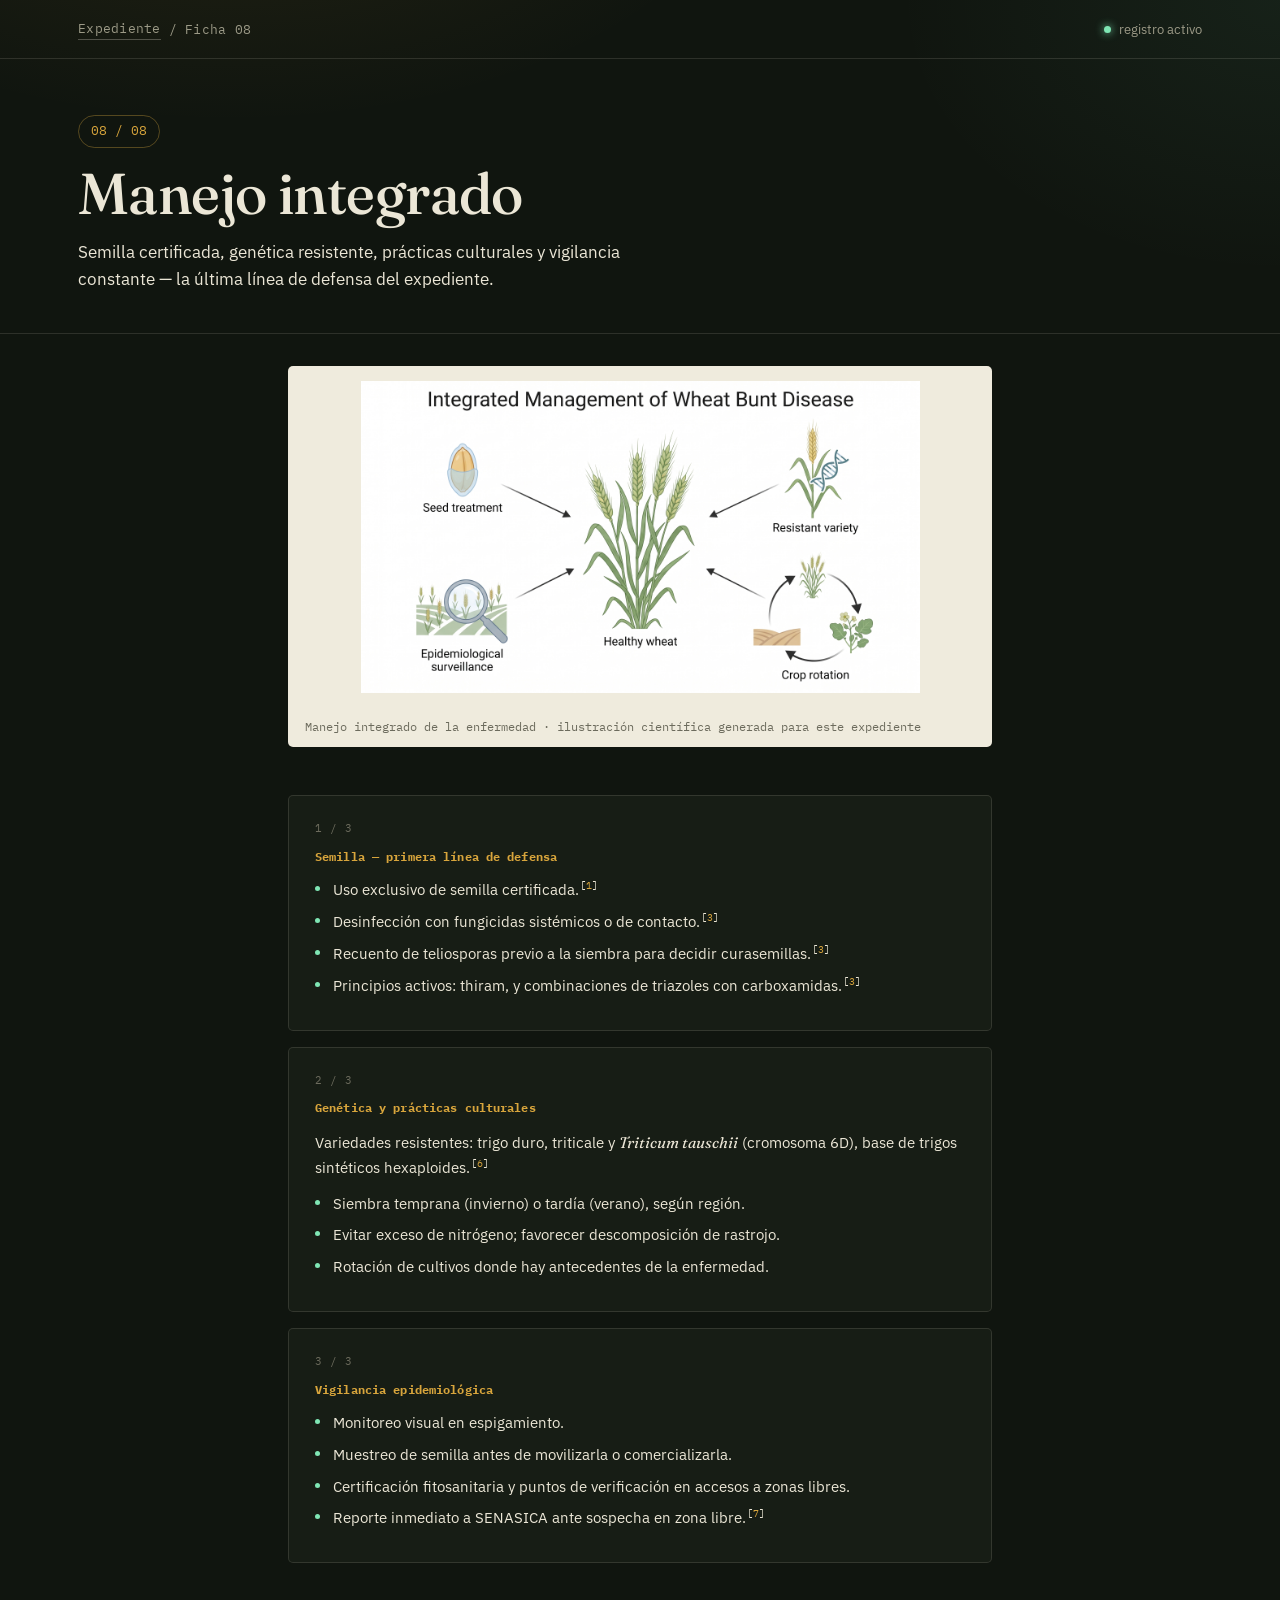
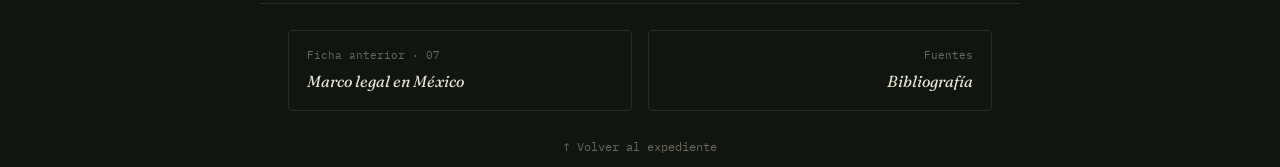
<file: manejo-integrado.html>
<!DOCTYPE html>
<html lang="es">
<head>
<meta charset="UTF-8">
<meta name="viewport" content="width=device-width, initial-scale=1.0">
<title>08 · Manejo integrado — Carbón apestoso del trigo</title>
<link rel="stylesheet" href="style.css">
</head>
<body>

<div class="topbar">
  <div class="wrap">
    <div class="crumb mono"><a href="index.html">Expediente</a> / Ficha 08</div>
    <div class="status"><span class="dot"></span> registro activo</div>
  </div>
</div>

<section class="page-hero">
  <div class="wrap">
    <span class="num-tag">08 / 08</span>
    <h1>Manejo integrado</h1>
    <p class="lede">Semilla certificada, genética resistente, prácticas culturales y vigilancia constante — la última línea de defensa del expediente.</p>
  </div>
</section>

<div class="topic-photo">
  <figure>
    <img src="img/manejo-integrado.jpg" alt="Diagrama de manejo integrado: semilla tratada, variedad resistente, rotación de cultivos y vigilancia epidemiológica alrededor de una planta sana" loading="lazy">
    <figcaption>Manejo integrado de la enfermedad · ilustración científica generada para este expediente</figcaption>
  </figure>
</div>

<article class="article">
  <div class="deck">

    <div class="slide">
      <span class="slide-idx">1 / 3</span>
      <h4>Semilla — primera línea de defensa</h4>
      <ul>
        <li>Uso exclusivo de semilla certificada.<span class="cite">[<a href="bibliografia.html#ref1">1</a>]</span></li>
        <li>Desinfección con fungicidas sistémicos o de contacto.<span class="cite">[<a href="bibliografia.html#ref3">3</a>]</span></li>
        <li>Recuento de teliosporas previo a la siembra para decidir curasemillas.<span class="cite">[<a href="bibliografia.html#ref3">3</a>]</span></li>
        <li>Principios activos: thiram, y combinaciones de triazoles con carboxamidas.<span class="cite">[<a href="bibliografia.html#ref3">3</a>]</span></li>
      </ul>
    </div>

    <div class="slide">
      <span class="slide-idx">2 / 3</span>
      <h4>Genética y prácticas culturales</h4>
      <p>Variedades resistentes: trigo duro, triticale y <span class="sci">Triticum tauschii</span> (cromosoma 6D), base de trigos sintéticos hexaploides.<span class="cite">[<a href="bibliografia.html#ref6">6</a>]</span></p>
      <ul>
        <li>Siembra temprana (invierno) o tardía (verano), según región.</li>
        <li>Evitar exceso de nitrógeno; favorecer descomposición de rastrojo.</li>
        <li>Rotación de cultivos donde hay antecedentes de la enfermedad.</li>
      </ul>
    </div>

    <div class="slide">
      <span class="slide-idx">3 / 3</span>
      <h4>Vigilancia epidemiológica</h4>
      <ul>
        <li>Monitoreo visual en espigamiento.</li>
        <li>Muestreo de semilla antes de movilizarla o comercializarla.</li>
        <li>Certificación fitosanitaria y puntos de verificación en accesos a zonas libres.</li>
        <li>Reporte inmediato a SENASICA ante sospecha en zona libre.<span class="cite">[<a href="bibliografia.html#ref7">7</a>]</span></li>
      </ul>
    </div>

  </div>
</article>

<nav class="pager">
  <a href="marco-legal.html">
    <span class="dir">Ficha anterior · 07</span>
    <span class="ttl">Marco legal en México</span>
  </a>
  <a class="next" href="bibliografia.html">
    <span class="dir">Fuentes</span>
    <span class="ttl">Bibliografía</span>
  </a>
  <div class="index-link"><a href="index.html">↑ Volver al expediente</a></div>
</nav>

</body>
</html>
</file>
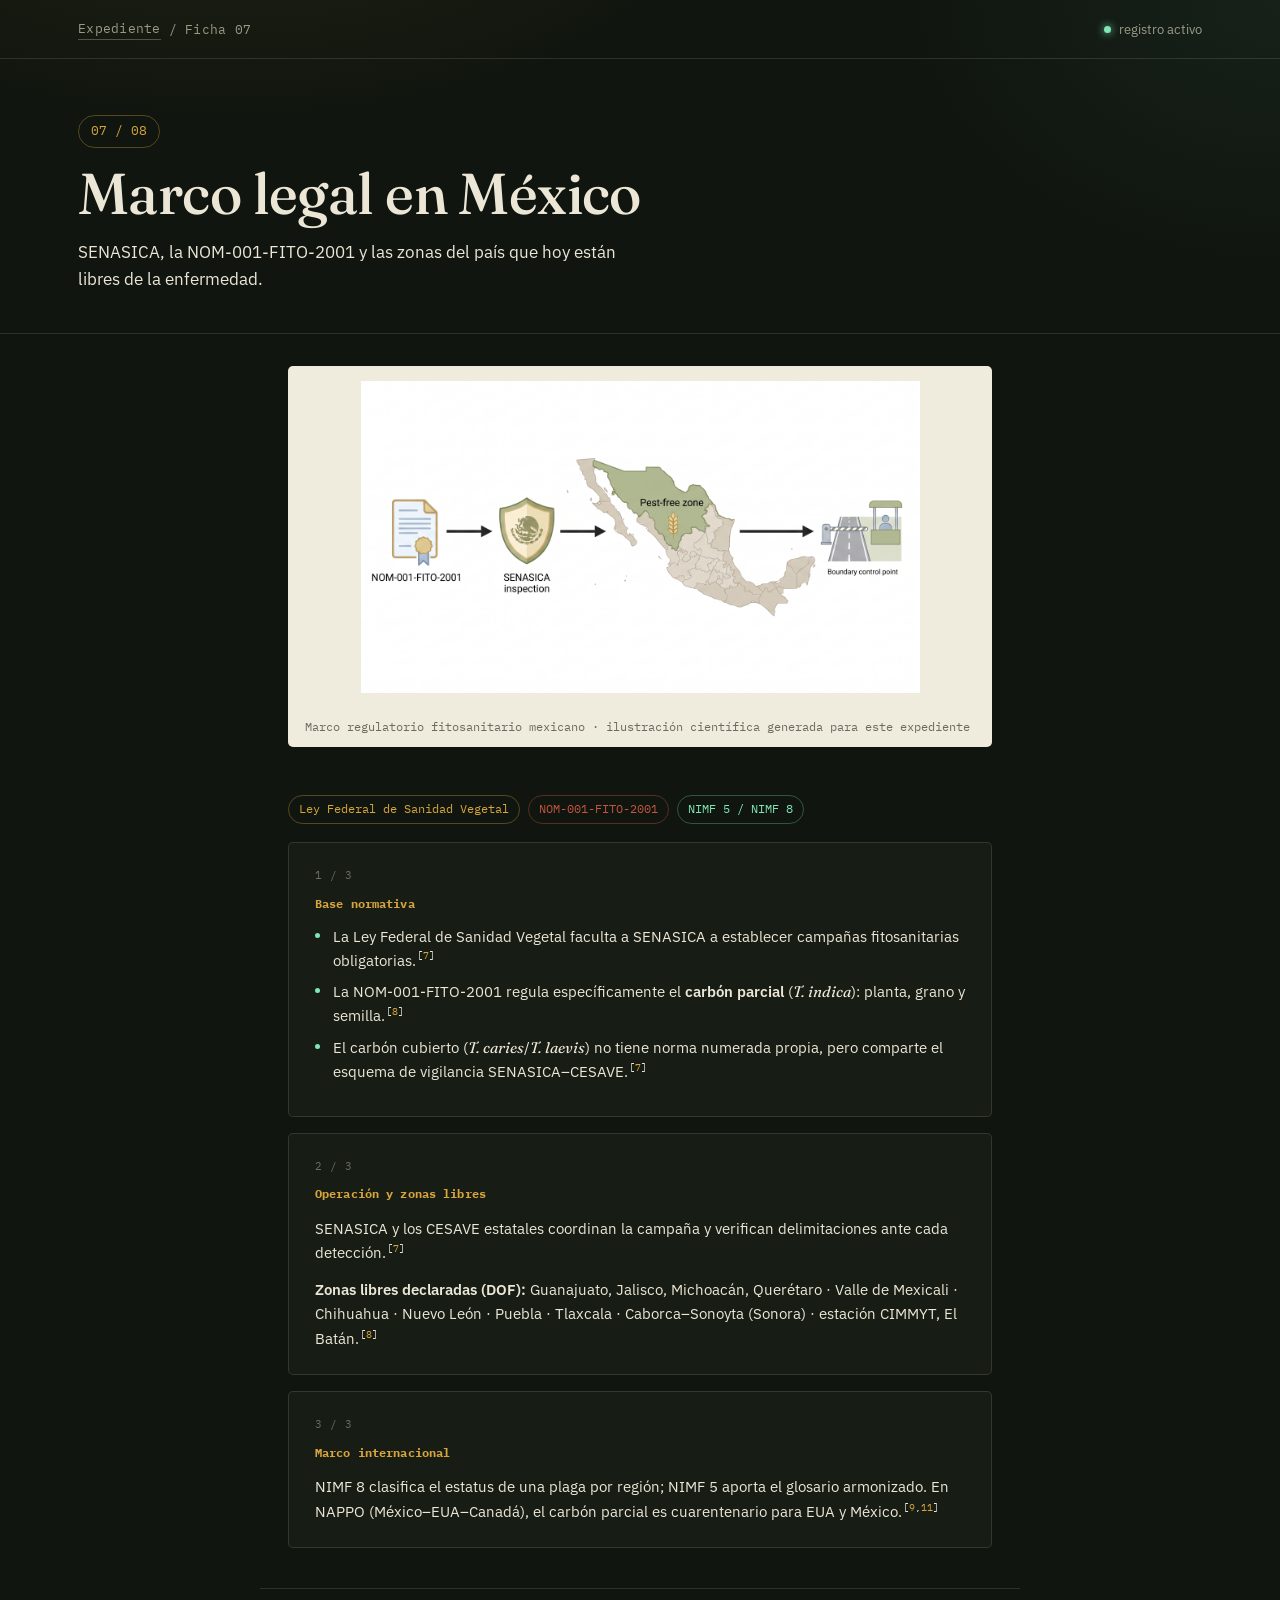
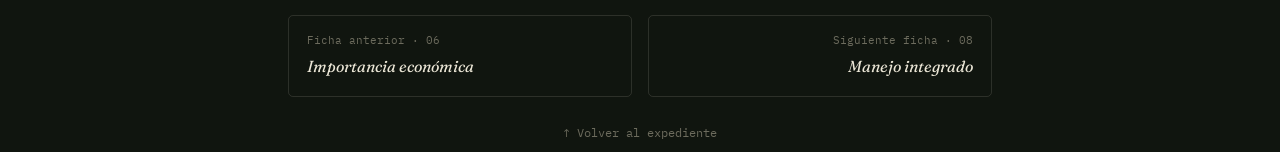
<file: marco-legal.html>
<!DOCTYPE html>
<html lang="es">
<head>
<meta charset="UTF-8">
<meta name="viewport" content="width=device-width, initial-scale=1.0">
<title>07 · Marco legal en México — Carbón apestoso del trigo</title>
<link rel="stylesheet" href="style.css">
</head>
<body>

<div class="topbar">
  <div class="wrap">
    <div class="crumb mono"><a href="index.html">Expediente</a> / Ficha 07</div>
    <div class="status"><span class="dot"></span> registro activo</div>
  </div>
</div>

<section class="page-hero">
  <div class="wrap">
    <span class="num-tag">07 / 08</span>
    <h1>Marco legal en México</h1>
    <p class="lede">SENASICA, la NOM-001-FITO-2001 y las zonas del país que hoy están libres de la enfermedad.</p>
  </div>
</section>

<div class="topic-photo">
  <figure>
    <img src="img/marco-legal.jpg" alt="Diagrama institucional: NOM-001-FITO-2001, inspección de SENASICA, zonas libres declaradas y puntos de verificación fitosanitaria" loading="lazy">
    <figcaption>Marco regulatorio fitosanitario mexicano · ilustración científica generada para este expediente</figcaption>
  </figure>
</div>

<article class="article">
  <div class="tags">
    <span class="tag amber">Ley Federal de Sanidad Vegetal</span>
    <span class="tag red">NOM-001-FITO-2001</span>
    <span class="tag">NIMF 5 / NIMF 8</span>
  </div>

  <div class="deck">

    <div class="slide">
      <span class="slide-idx">1 / 3</span>
      <h4>Base normativa</h4>
      <ul>
        <li>La Ley Federal de Sanidad Vegetal faculta a SENASICA a establecer campañas fitosanitarias obligatorias.<span class="cite">[<a href="bibliografia.html#ref7">7</a>]</span></li>
        <li>La NOM-001-FITO-2001 regula específicamente el <strong>carbón parcial</strong> (<span class="sci">T. indica</span>): planta, grano y semilla.<span class="cite">[<a href="bibliografia.html#ref8">8</a>]</span></li>
        <li>El carbón cubierto (<span class="sci">T. caries</span>/<span class="sci">T. laevis</span>) no tiene norma numerada propia, pero comparte el esquema de vigilancia SENASICA–CESAVE.<span class="cite">[<a href="bibliografia.html#ref7">7</a>]</span></li>
      </ul>
    </div>

    <div class="slide">
      <span class="slide-idx">2 / 3</span>
      <h4>Operación y zonas libres</h4>
      <p>SENASICA y los CESAVE estatales coordinan la campaña y verifican delimitaciones ante cada detección.<span class="cite">[<a href="bibliografia.html#ref7">7</a>]</span></p>
      <p><strong>Zonas libres declaradas (DOF):</strong> Guanajuato, Jalisco, Michoacán, Querétaro · Valle de Mexicali · Chihuahua · Nuevo León · Puebla · Tlaxcala · Caborca–Sonoyta (Sonora) · estación CIMMYT, El Batán.<span class="cite">[<a href="bibliografia.html#ref8">8</a>]</span></p>
    </div>

    <div class="slide">
      <span class="slide-idx">3 / 3</span>
      <h4>Marco internacional</h4>
      <p>NIMF 8 clasifica el estatus de una plaga por región; NIMF 5 aporta el glosario armonizado. En NAPPO (México–EUA–Canadá), el carbón parcial es cuarentenario para EUA y México.<span class="cite">[<a href="bibliografia.html#ref9">9</a>,<a href="bibliografia.html#ref11">11</a>]</span></p>
    </div>

  </div>
</article>

<nav class="pager">
  <a href="importancia-economica.html">
    <span class="dir">Ficha anterior · 06</span>
    <span class="ttl">Importancia económica</span>
  </a>
  <a class="next" href="manejo-integrado.html">
    <span class="dir">Siguiente ficha · 08</span>
    <span class="ttl">Manejo integrado</span>
  </a>
  <div class="index-link"><a href="index.html">↑ Volver al expediente</a></div>
</nav>

</body>
</html>
</file>
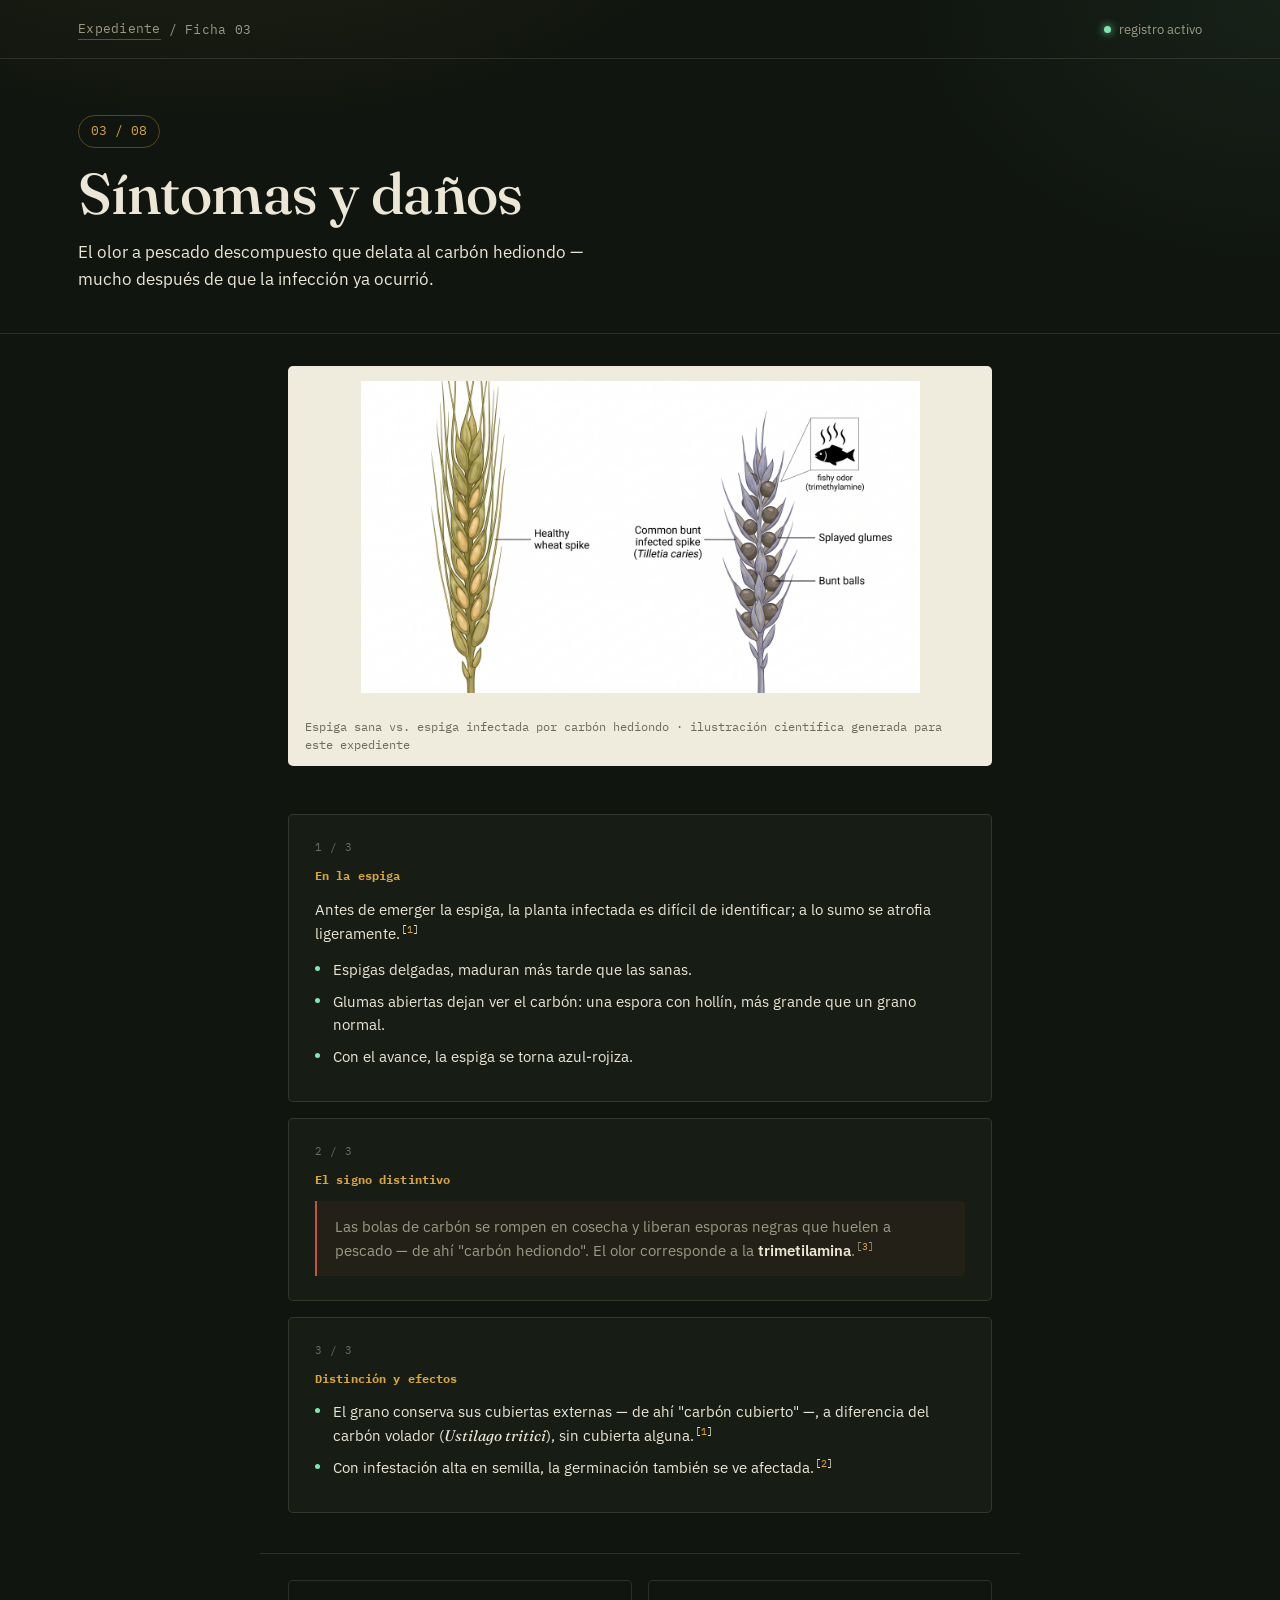
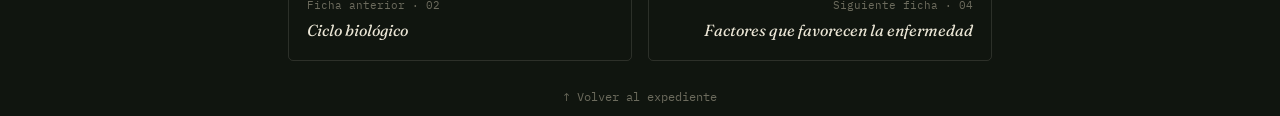
<file: sintomas-danos.html>
<!DOCTYPE html>
<html lang="es">
<head>
<meta charset="UTF-8">
<meta name="viewport" content="width=device-width, initial-scale=1.0">
<title>03 · Síntomas y daños — Carbón apestoso del trigo</title>
<link rel="stylesheet" href="style.css">
</head>
<body>

<div class="topbar">
  <div class="wrap">
    <div class="crumb mono"><a href="index.html">Expediente</a> / Ficha 03</div>
    <div class="status"><span class="dot"></span> registro activo</div>
  </div>
</div>

<section class="page-hero">
  <div class="wrap">
    <span class="num-tag">03 / 08</span>
    <h1>Síntomas y daños</h1>
    <p class="lede">El olor a pescado descompuesto que delata al carbón hediondo — mucho después de que la infección ya ocurrió.</p>
  </div>
</section>

<div class="topic-photo">
  <figure>
    <img src="img/sintomas-danos.jpg" alt="Comparación ilustrada entre una espiga sana y una espiga infectada por carbón hediondo, con glumas abiertas y bolas de carbón visibles" loading="lazy">
    <figcaption>Espiga sana vs. espiga infectada por carbón hediondo · ilustración científica generada para este expediente</figcaption>
  </figure>
</div>

<article class="article">
  <div class="deck">

    <div class="slide">
      <span class="slide-idx">1 / 3</span>
      <h4>En la espiga</h4>
      <p>Antes de emerger la espiga, la planta infectada es difícil de identificar; a lo sumo se atrofia ligeramente.<span class="cite">[<a href="bibliografia.html#ref1">1</a>]</span></p>
      <ul>
        <li>Espigas delgadas, maduran más tarde que las sanas.</li>
        <li>Glumas abiertas dejan ver el carbón: una espora con hollín, más grande que un grano normal.</li>
        <li>Con el avance, la espiga se torna azul-rojiza.</li>
      </ul>
    </div>

    <div class="slide">
      <span class="slide-idx">2 / 3</span>
      <h4>El signo distintivo</h4>
      <blockquote style="margin:0">Las bolas de carbón se rompen en cosecha y liberan esporas negras que huelen a pescado — de ahí "carbón hediondo". El olor corresponde a la <strong>trimetilamina</strong>.<span class="cite">[<a href="bibliografia.html#ref3">3</a>]</span></blockquote>
    </div>

    <div class="slide">
      <span class="slide-idx">3 / 3</span>
      <h4>Distinción y efectos</h4>
      <ul>
        <li>El grano conserva sus cubiertas externas — de ahí "carbón cubierto" —, a diferencia del carbón volador (<span class="sci">Ustilago tritici</span>), sin cubierta alguna.<span class="cite">[<a href="bibliografia.html#ref1">1</a>]</span></li>
        <li>Con infestación alta en semilla, la germinación también se ve afectada.<span class="cite">[<a href="bibliografia.html#ref2">2</a>]</span></li>
      </ul>
    </div>

  </div>
</article>

<nav class="pager">
  <a href="ciclo-biologico.html">
    <span class="dir">Ficha anterior · 02</span>
    <span class="ttl">Ciclo biológico</span>
  </a>
  <a class="next" href="factores.html">
    <span class="dir">Siguiente ficha · 04</span>
    <span class="ttl">Factores que favorecen la enfermedad</span>
  </a>
  <div class="index-link"><a href="index.html">↑ Volver al expediente</a></div>
</nav>

</body>
</html>
</file>
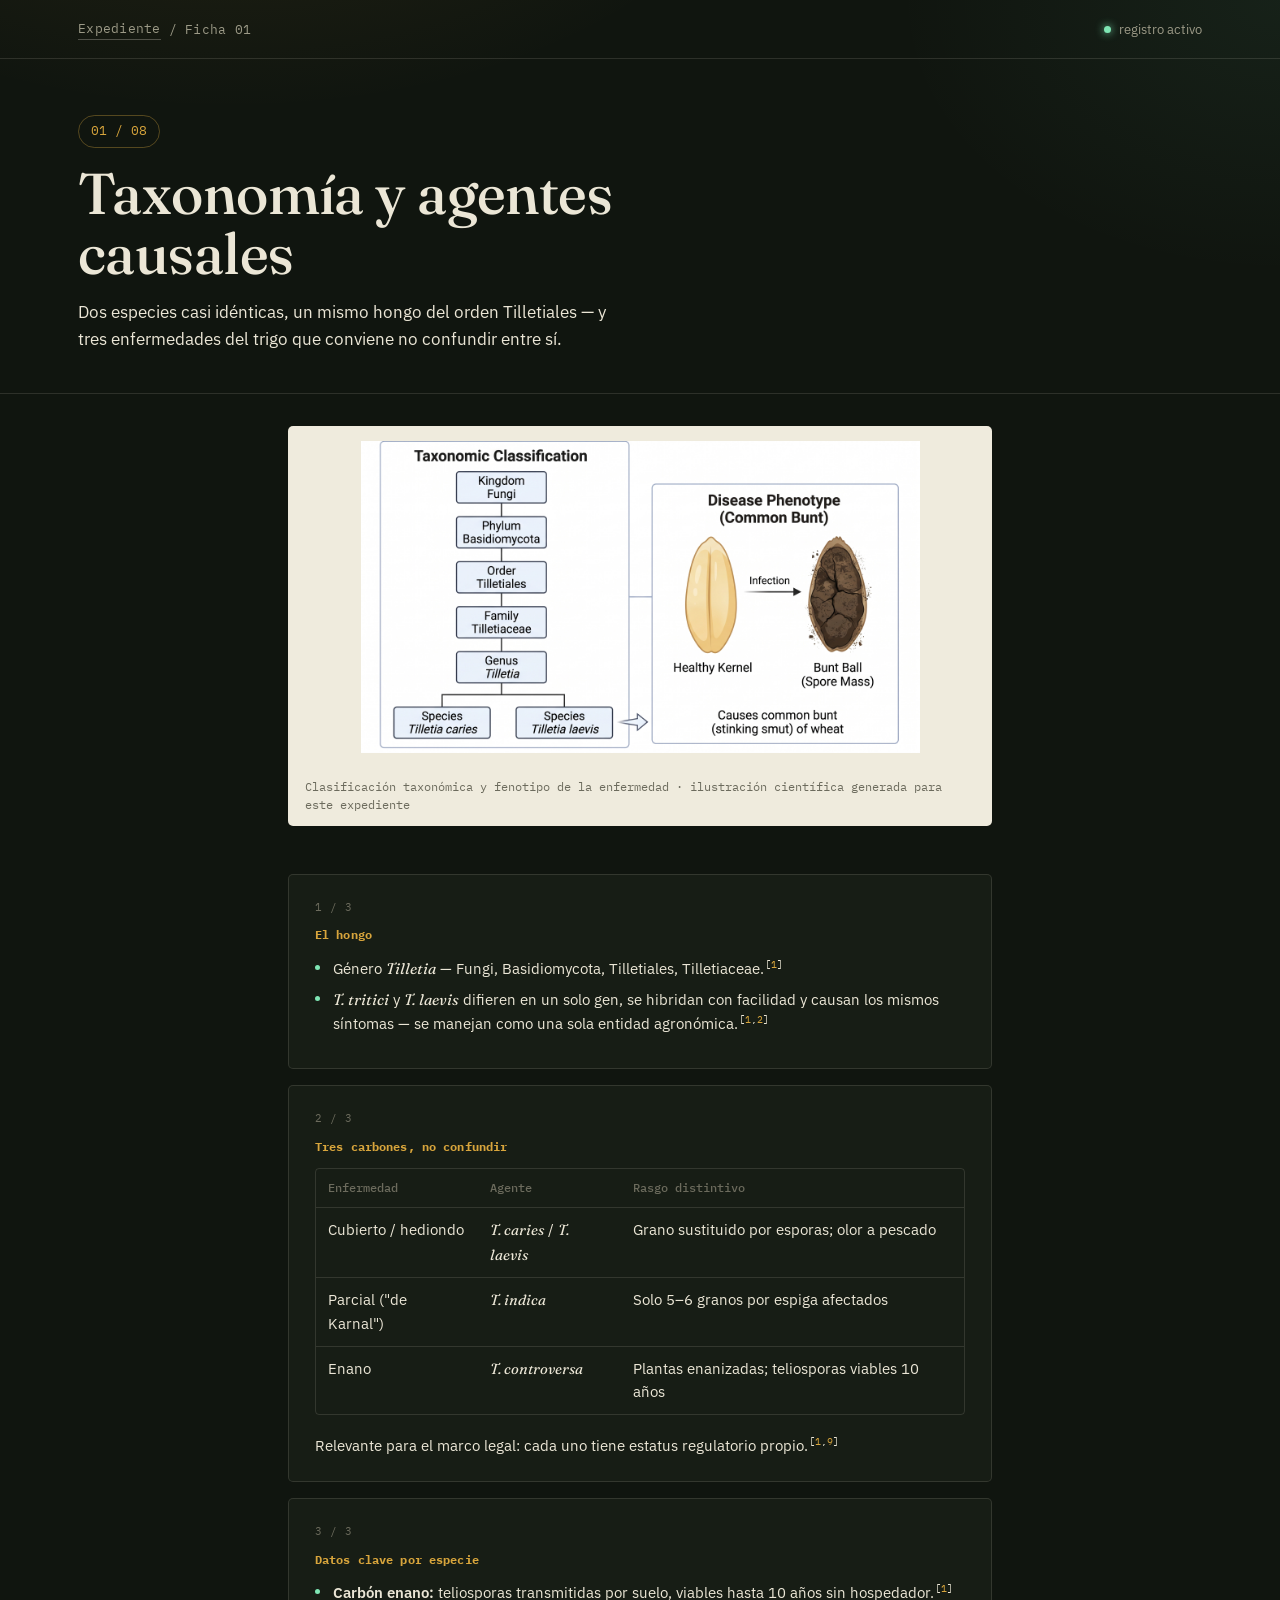
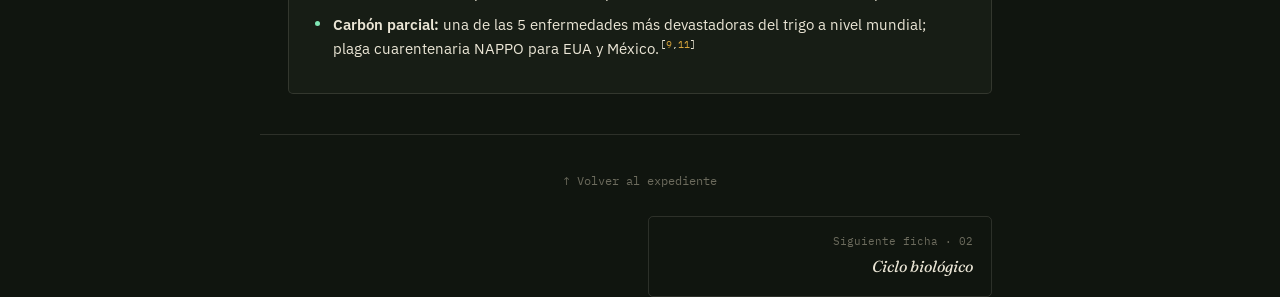
<file: taxonomia.html>
<!DOCTYPE html>
<html lang="es">
<head>
<meta charset="UTF-8">
<meta name="viewport" content="width=device-width, initial-scale=1.0">
<title>01 · Taxonomía y agentes causales — Carbón apestoso del trigo</title>
<link rel="stylesheet" href="style.css">
</head>
<body>

<div class="topbar">
  <div class="wrap">
    <div class="crumb mono"><a href="index.html">Expediente</a> / Ficha 01</div>
    <div class="status"><span class="dot"></span> registro activo</div>
  </div>
</div>

<section class="page-hero">
  <div class="wrap">
    <span class="num-tag">01 / 08</span>
    <h1>Taxonomía y agentes causales</h1>
    <p class="lede">Dos especies casi idénticas, un mismo hongo del orden Tilletiales — y tres enfermedades del trigo que conviene no confundir entre sí.</p>
  </div>
</section>

<div class="topic-photo">
  <figure>
    <img src="img/taxonomia.jpg" alt="Diagrama de clasificación taxonómica de Tilletia caries y Tilletia laevis, con comparación entre grano sano y bola de carbón" loading="lazy">
    <figcaption>Clasificación taxonómica y fenotipo de la enfermedad · ilustración científica generada para este expediente</figcaption>
  </figure>
</div>

<article class="article">
  <div class="deck">

    <div class="slide">
      <span class="slide-idx">1 / 3</span>
      <h4>El hongo</h4>
      <ul>
        <li>Género <span class="sci">Tilletia</span> — Fungi, Basidiomycota, Tilletiales, Tilletiaceae.<span class="cite">[<a href="bibliografia.html#ref1">1</a>]</span></li>
        <li><span class="sci">T. tritici</span> y <span class="sci">T. laevis</span> difieren en un solo gen, se hibridan con facilidad y causan los mismos síntomas — se manejan como una sola entidad agronómica.<span class="cite">[<a href="bibliografia.html#ref1">1</a>,<a href="bibliografia.html#ref2">2</a>]</span></li>
      </ul>
    </div>

    <div class="slide">
      <span class="slide-idx">2 / 3</span>
      <h4>Tres carbones, no confundir</h4>
      <div class="tbl-wrap">
        <table>
          <tr><th>Enfermedad</th><th>Agente</th><th>Rasgo distintivo</th></tr>
          <tr><td>Cubierto / hediondo</td><td><span class="d">T. caries</span> / <span class="d">T. laevis</span></td><td>Grano sustituido por esporas; olor a pescado</td></tr>
          <tr><td>Parcial ("de Karnal")</td><td><span class="d">T. indica</span></td><td>Solo 5–6 granos por espiga afectados</td></tr>
          <tr><td>Enano</td><td><span class="d">T. controversa</span></td><td>Plantas enanizadas; teliosporas viables 10 años</td></tr>
        </table>
      </div>
      <p style="margin-top:12px">Relevante para el marco legal: cada uno tiene estatus regulatorio propio.<span class="cite">[<a href="bibliografia.html#ref1">1</a>,<a href="bibliografia.html#ref9">9</a>]</span></p>
    </div>

    <div class="slide">
      <span class="slide-idx">3 / 3</span>
      <h4>Datos clave por especie</h4>
      <ul>
        <li><strong>Carbón enano:</strong> teliosporas transmitidas por suelo, viables hasta 10 años sin hospedador.<span class="cite">[<a href="bibliografia.html#ref1">1</a>]</span></li>
        <li><strong>Carbón parcial:</strong> una de las 5 enfermedades más devastadoras del trigo a nivel mundial; plaga cuarentenaria NAPPO para EUA y México.<span class="cite">[<a href="bibliografia.html#ref9">9</a>,<a href="bibliografia.html#ref11">11</a>]</span></li>
      </ul>
    </div>

  </div>
</article>

<nav class="pager">
  <div class="index-link"><a href="index.html">↑ Volver al expediente</a></div>
  <a class="next" href="ciclo-biologico.html">
    <span class="dir">Siguiente ficha · 02</span>
    <span class="ttl">Ciclo biológico</span>
  </a>
</nav>

</body>
</html>
</file>
<file: style.css>
@import url('https://fonts.googleapis.com/css2?family=Fraunces:ital,opsz,wght@0,9..144,400;0,9..144,500;0,9..144,600;1,9..144,400;1,9..144,500&family=IBM+Plex+Mono:wght@400;500;600&family=IBM+Plex+Sans:wght@400;500;600&display=swap');

:root{
  --bg:#10150F;
  --bg-soft:#141910;
  --bg-card:#171D15;
  --ink:#EBE6D6;
  --ink-dim:#9C9A87;
  --ink-faint:#6C6B5D;
  --gold:#D8A53C;
  --fluor:#7FE6B4;
  --quarantine:#C1553D;
  --line:rgba(235,230,214,0.13);
  --line-strong:rgba(235,230,214,0.28);
  --radius:5px;
  --maxw:1180px;
  --maxw-article:760px;
}

*{box-sizing:border-box;}
html{scroll-behavior:smooth;}

body{
  margin:0;
  background:
    radial-gradient(ellipse 900px 500px at 18% -10%, rgba(216,165,60,0.10), transparent 60%),
    radial-gradient(ellipse 700px 500px at 100% 0%, rgba(127,230,180,0.06), transparent 55%),
    var(--bg);
  color:var(--ink);
  font-family:'IBM Plex Sans', sans-serif;
  font-size:16px;
  line-height:1.6;
  -webkit-font-smoothing:antialiased;
  min-height:100vh;
}

@media (prefers-reduced-motion: reduce){
  *{animation-duration:0.001ms !important; animation-iteration-count:1 !important; transition-duration:0.001ms !important;}
}

a{color:var(--fluor); text-decoration:none;}
.wrap{max-width:var(--maxw); margin:0 auto; padding:0 28px;}
.mono{font-family:'IBM Plex Mono', monospace;}
em, i, .sci{font-family:'Fraunces', serif; font-style:italic;}

/* ---------- topbar ---------- */
.topbar{ border-bottom:1px solid var(--line); padding:18px 0; }
.topbar .wrap{ display:flex; justify-content:space-between; align-items:center; gap:16px; flex-wrap:wrap; }
.topbar .crumb{ font-size:12.5px; letter-spacing:0.02em; color:var(--ink-dim); display:flex; align-items:center; gap:8px; }
.topbar .crumb b{ color:var(--fluor); font-weight:500; }
.topbar .crumb a{ color:var(--ink-dim); border-bottom:1px solid var(--line-strong); padding-bottom:1px; }
.topbar .crumb a:hover{ color:var(--fluor); border-color:var(--fluor); }
.topbar .status{ display:flex; align-items:center; gap:8px; font-size:12.5px; color:var(--ink-dim); }
.dot{ width:7px; height:7px; border-radius:50%; background:var(--fluor); box-shadow:0 0 8px var(--fluor); animation:pulse 2.4s ease-in-out infinite; }
@keyframes pulse{ 0%,100%{opacity:1;} 50%{opacity:0.35;} }

/* ---------- hero (index) ---------- */
.hero{ padding:72px 0 56px; border-bottom:1px solid var(--line); position:relative; overflow:hidden; }
.hero .wrap{ position:relative; display:grid; grid-template-columns:1.08fr 1fr; gap:48px; align-items:center; }
@media (max-width:860px){ .hero .wrap{grid-template-columns:1fr;} .hero{padding:52px 0 40px;} }

.kicker{
  display:inline-flex; align-items:center; gap:8px;
  font-family:'IBM Plex Mono', monospace; font-size:12.5px; color:var(--gold);
  border:1px solid rgba(216,165,60,0.35); border-radius:100px; padding:5px 12px 5px 10px;
  margin-bottom:22px;
}
.kicker svg{width:12px; height:12px;}

h1{
  font-family:'Fraunces', serif; font-weight:500;
  font-size:clamp(2.2rem, 5vw, 3.6rem);
  line-height:1.04; letter-spacing:-0.01em;
  margin:0 0 14px; max-width:15ch;
}

.latin{
  font-family:'Fraunces', serif; font-style:italic; font-weight:400;
  color:var(--ink-dim); font-size:1.1rem; margin:0 0 22px;
  position:relative; display:inline-block;
}
.latin::after{
  content:''; position:absolute; left:0; bottom:-6px; height:1px; width:0%;
  background:linear-gradient(90deg, var(--fluor), transparent);
  animation:scanline 1.8s ease-out forwards; animation-delay:0.3s;
}
@keyframes scanline{ to{ width:100%; } }

.lede{ max-width:56ch; color:var(--ink-dim); font-size:1.02rem; margin:0 0 30px; }

.stats{ display:flex; flex-wrap:wrap; gap:10px; }
.stat{ border:1px solid var(--line); border-radius:var(--radius); padding:12px 16px; background:rgba(255,255,255,0.015); }
.stat .n{ font-family:'IBM Plex Mono', monospace; font-size:1.05rem; color:var(--gold); display:block; }
.stat .l{ font-size:12px; color:var(--ink-faint); }

.specimen-plate{
  border:1px solid var(--line-strong); border-radius:var(--radius);
  aspect-ratio:3/2; background:var(--bg-soft);
  display:flex; align-items:center; justify-content:center;
  position:relative; padding:0; overflow:hidden;
  box-shadow:0 24px 60px -20px rgba(0,0,0,0.55);
}
.specimen-plate::before, .specimen-plate::after{
  content:''; position:absolute; width:16px; height:16px;
  border-color:var(--gold); border-style:solid; opacity:0.85; z-index:2;
}
.specimen-plate::before{ top:10px; left:10px; border-width:1px 0 0 1px; }
.specimen-plate::after{ bottom:10px; right:10px; border-width:0 1px 1px 0; }
.specimen-plate img{ width:100%; height:100%; object-fit:cover; filter:saturate(0.92) contrast(1.03); transition:transform 1.2s ease; }
.specimen-plate:hover img{ transform:scale(1.035); }
.specimen-plate .tint{
  position:absolute; inset:0; z-index:1; pointer-events:none;
  background:
    linear-gradient(0deg, rgba(10,13,8,0.55), transparent 45%),
    linear-gradient(160deg, rgba(216,165,60,0.16), rgba(16,21,15,0.28) 60%);
  mix-blend-mode:multiply;
}
.plate-label{
  position:absolute; bottom:0; left:0; right:0; z-index:2;
  padding:26px 16px 12px;
  background:linear-gradient(0deg, rgba(10,13,8,0.85), transparent);
  font-family:'IBM Plex Mono', monospace; font-size:10.5px; color:var(--ink);
  display:flex; justify-content:space-between;
}

/* ---------- section label ---------- */
.section-label{ max-width:var(--maxw); margin:0 auto; padding:44px 28px 18px; font-family:'IBM Plex Mono', monospace; font-size:12.5px; color:var(--ink-faint); }

/* ---------- nav grid (bento of links, index page) ---------- */
.bento{ max-width:var(--maxw); margin:0 auto; padding:0 28px 40px; column-count:3; column-gap:24px; }
@media (max-width:980px){ .bento{column-count:2;} }
@media (max-width:640px){ .bento{column-count:1;} }

.card{
  break-inside:avoid; display:block; margin:0 0 24px; padding:26px;
  background:var(--bg-card); border:1px solid var(--line);
  border-radius:var(--radius); position:relative;
  transition:border-color .25s ease, transform .25s ease;
}
.card::before, .card::after{
  content:''; position:absolute; width:10px; height:10px; pointer-events:none;
  border-color:var(--fluor); border-style:solid; opacity:0; transition:opacity .25s ease;
}
.card::before{ top:-1px; left:-1px; border-width:1px 0 0 1px; }
.card::after{ bottom:-1px; right:-1px; border-width:0 1px 1px 0; }
.card:hover{ border-color:var(--line-strong); }
.card:hover::before, .card:hover::after{ opacity:1; border-color:var(--gold); }

.card .row{ display:flex; gap:16px; align-items:flex-start; }
.card .num{ font-family:'IBM Plex Mono', monospace; font-size:12px; color:var(--ink-faint); padding-top:4px; min-width:20px; }
.card .head{ flex:1; }
.card h3{ font-family:'Fraunces', serif; font-weight:500; font-size:1.28rem; margin:0 0 6px; letter-spacing:-0.005em; color:var(--ink); }
.card .teaser{ color:var(--ink-dim); font-size:0.94rem; margin:0; }
.card .go{
  width:22px; height:22px; flex-shrink:0; margin-top:2px; color:var(--ink-faint);
  transition:transform .25s ease, color .25s ease;
}
.card:hover .go{ transform:translateX(3px); color:var(--fluor); }

/* ---------- page hero (subpages) ---------- */
.page-hero{ padding:56px 0 40px; border-bottom:1px solid var(--line); }
.page-hero .num-tag{
  font-family:'IBM Plex Mono', monospace; font-size:13px; color:var(--gold);
  display:inline-block; margin-bottom:16px; border:1px solid rgba(216,165,60,0.35);
  border-radius:100px; padding:5px 12px;
}
.page-hero h1{ max-width:20ch; }
.page-hero .lede{ margin-bottom:0; color:var(--ink); font-size:1.08rem; }

/* ---------- article / content ---------- */
.article{ max-width:var(--maxw-article); margin:0 auto; padding:48px 28px 20px; }
.article h4{
  font-family:'IBM Plex Mono', monospace; font-size:12px; color:var(--gold);
  margin:0 0 12px; letter-spacing:0.01em;
}
.article h4:first-child{ margin-top:0; }
.article p{ color:var(--ink); font-size:1.04rem; line-height:1.75; margin:0 0 18px; }
.article strong{ color:var(--ink); font-weight:600; }
.article ul{ margin:0 0 18px; padding-left:0; list-style:none; }
.article ul li{ position:relative; padding-left:20px; margin-bottom:11px; color:var(--ink); font-size:1.01rem; line-height:1.65; }
.article ul li::before{ content:''; position:absolute; left:0; top:10px; width:5px; height:5px; background:var(--fluor); border-radius:50%; }
.article > p:last-child, .slide p:last-child, .slide ul:last-child{ margin-bottom:0; }

/* ---------- slide deck (subpages) ---------- */
.deck{ display:flex; flex-direction:column; gap:16px; }
.slide{
  border:1px solid var(--line); border-radius:var(--radius);
  background:var(--bg-card); padding:24px 26px;
  position:relative;
}
.slide-idx{
  font-family:'IBM Plex Mono', monospace; font-size:10.5px; color:var(--ink-faint);
  display:block; margin-bottom:10px; letter-spacing:0.04em;
}
.slide ul{ margin:0 0 12px; padding-left:0; list-style:none; }
.slide ul:last-child{ margin-bottom:0; }
.slide ul li{ position:relative; padding-left:18px; margin-bottom:8px; color:var(--ink); font-size:0.96rem; line-height:1.55; }
.slide ul li::before{ content:''; position:absolute; left:0; top:8px; width:5px; height:5px; background:var(--fluor); border-radius:50%; }
.slide p{ color:var(--ink); font-size:0.96rem; line-height:1.6; margin:0 0 12px; }

/* ---------- bibliography ---------- */
.biblio{ list-style:none; margin:0 0 30px; padding:0; counter-reset:none; }
.biblio li{ display:flex; gap:14px; padding:14px 0; border-bottom:1px solid var(--line); color:var(--ink-dim); font-size:0.94rem; line-height:1.6; }
.biblio li:last-child{ border-bottom:none; }
.biblio li:target{ background:rgba(216,165,60,0.08); }
.biblio .bn{
  font-family:'IBM Plex Mono', monospace; font-size:12px; color:var(--gold);
  border:1px solid rgba(216,165,60,0.35); border-radius:100px;
  width:24px; height:24px; flex-shrink:0; display:flex; align-items:center; justify-content:center;
}
.biblio em{ color:var(--ink); font-style:italic; font-family:inherit; }
.biblio .ref-txt{ padding-left:1.6em; text-indent:-1.6em; display:block; }
.biblio-note{ color:var(--ink-faint); font-size:0.85rem; }

/* ---------- citations ---------- */
.cite{ font-family:'IBM Plex Mono', monospace; font-size:0.68em; vertical-align:super; line-height:0; margin-left:1px; white-space:nowrap; }
.cite a{ color:var(--gold); border-bottom:none; }
.cite a:hover{ color:var(--fluor); }

/* ---------- topic photo (subpages) ---------- */
.topic-photo{
  max-width:var(--maxw-article); margin:0 auto; padding:32px 28px 0;
}
.topic-photo figure{ margin:0; border:1px solid var(--line-strong); border-radius:var(--radius); overflow:hidden; background:#EFEBDD; }
.topic-photo img{ display:block; width:100%; height:340px; object-fit:contain; padding:14px; box-sizing:border-box; }
.topic-photo figcaption{
  font-family:'IBM Plex Mono', monospace; font-size:11.5px; color:var(--ink-faint);
  padding:10px 16px; border-top:1px solid var(--line);
}

.tags{ display:flex; flex-wrap:wrap; gap:8px; margin:0 0 18px; }
.tag{ font-family:'IBM Plex Mono', monospace; font-size:11.5px; color:var(--fluor); border:1px solid rgba(127,230,180,0.3); border-radius:100px; padding:4px 10px; }
.tag.amber{ color:var(--gold); border-color:rgba(216,165,60,0.35); }
.tag.red{ color:var(--quarantine); border-color:rgba(193,85,61,0.4); }

.tbl-wrap{ overflow-x:auto; margin:0 0 18px; border:1px solid var(--line); border-radius:4px; }
table{ border-collapse:collapse; width:100%; min-width:520px; font-size:0.86rem; }
th, td{ text-align:left; padding:10px 12px; border-bottom:1px solid var(--line); vertical-align:top; }
th{ font-family:'IBM Plex Mono', monospace; font-weight:500; font-size:11.5px; color:var(--ink-faint); }
td{ color:var(--ink); font-size:0.92rem; }
tr:last-child td{ border-bottom:none; }
td .d{ color:var(--ink); font-family:'Fraunces', serif; font-style:italic; }

.cycle{ position:relative; padding-left:28px; margin:8px 0 22px; }
.cycle::before{ content:''; position:absolute; left:8px; top:6px; bottom:6px; width:1px; background:var(--line-strong); }
.cy-step{ position:relative; padding-bottom:20px; }
.cy-step:last-child{ padding-bottom:0; }
.cy-step::before{
  content:attr(data-n); position:absolute; left:-28px; top:-2px; width:18px; height:18px;
  background:var(--bg); border:1px solid var(--gold); color:var(--gold);
  border-radius:50%; font-family:'IBM Plex Mono', monospace; font-size:10px;
  display:flex; align-items:center; justify-content:center;
}
.cy-step .t{ font-weight:500; color:var(--ink); font-size:0.98rem; margin:0 0 4px; }
.cy-step .d{ color:var(--ink); font-size:0.96rem; line-height:1.6; margin:0; }

.bars{ margin:0 0 20px; }
.bar-row{ display:grid; grid-template-columns:110px 1fr 52px; align-items:center; gap:10px; margin-bottom:11px; }
.bar-row .lbl{ font-size:0.88rem; color:var(--ink-dim); }
.bar-track{ height:7px; background:rgba(255,255,255,0.05); border-radius:100px; overflow:hidden; }
.bar-fill{ height:100%; background:linear-gradient(90deg, var(--gold), var(--fluor)); border-radius:100px; }
.bar-row .pct{ font-family:'IBM Plex Mono', monospace; font-size:0.82rem; color:var(--ink-faint); text-align:right; }

.spec-grid{ display:grid; grid-template-columns:1fr 1fr; gap:14px; margin-bottom:18px; }
@media (max-width:480px){ .spec-grid{ grid-template-columns:1fr; } }
.spec{ border:1px solid var(--line); border-radius:4px; padding:16px; }
.spec .sp-name{ font-family:'Fraunces', serif; font-style:italic; color:var(--ink); margin-bottom:8px; font-size:1rem; }
.spec dl{ margin:0; font-size:0.85rem; }
.spec dt{ color:var(--ink-faint); font-family:'IBM Plex Mono', monospace; font-size:10.5px; margin-top:7px; }
.spec dd{ margin:1px 0 0; color:var(--ink); }

blockquote{
  margin:0 0 18px; padding:14px 18px; border-left:2px solid var(--quarantine);
  background:rgba(193,85,61,0.06); font-size:0.92rem; color:var(--ink-dim); border-radius:0 4px 4px 0;
}

/* ---------- pagination ---------- */
.pager{
  max-width:var(--maxw-article); margin:20px auto 0; padding:26px 28px 0;
  border-top:1px solid var(--line);
  display:grid; grid-template-columns:1fr 1fr; gap:16px;
}
@media (max-width:600px){ .pager{ grid-template-columns:1fr; } }
.pager a{
  display:block; border:1px solid var(--line); border-radius:var(--radius);
  padding:16px 18px; transition:border-color .2s ease;
}
.pager a:hover{ border-color:var(--line-strong); }
.pager .dir{ font-family:'IBM Plex Mono', monospace; font-size:11px; color:var(--ink-faint); display:block; margin-bottom:4px; }
.pager .ttl{ font-family:'Fraunces', serif; font-style:italic; color:var(--ink); font-size:1rem; }
.pager .next{ text-align:right; grid-column:2; }
.pager .index-link{ grid-column:1 / -1; text-align:center; }
.pager .index-link a{ color:var(--ink-faint); font-family:'IBM Plex Mono', monospace; font-size:12px; border:none; padding:10px; }
.pager .index-link a:hover{ color:var(--fluor); }

footer{ border-top:1px solid var(--line); padding:36px 0 48px; margin-top:24px; }
footer .wrap{ display:flex; justify-content:space-between; gap:24px; flex-wrap:wrap; }
footer p{ color:var(--ink-faint); font-size:0.85rem; max-width:58ch; margin:0; }
footer .mono{ color:var(--ink-faint); font-size:11.5px; }
</file>
